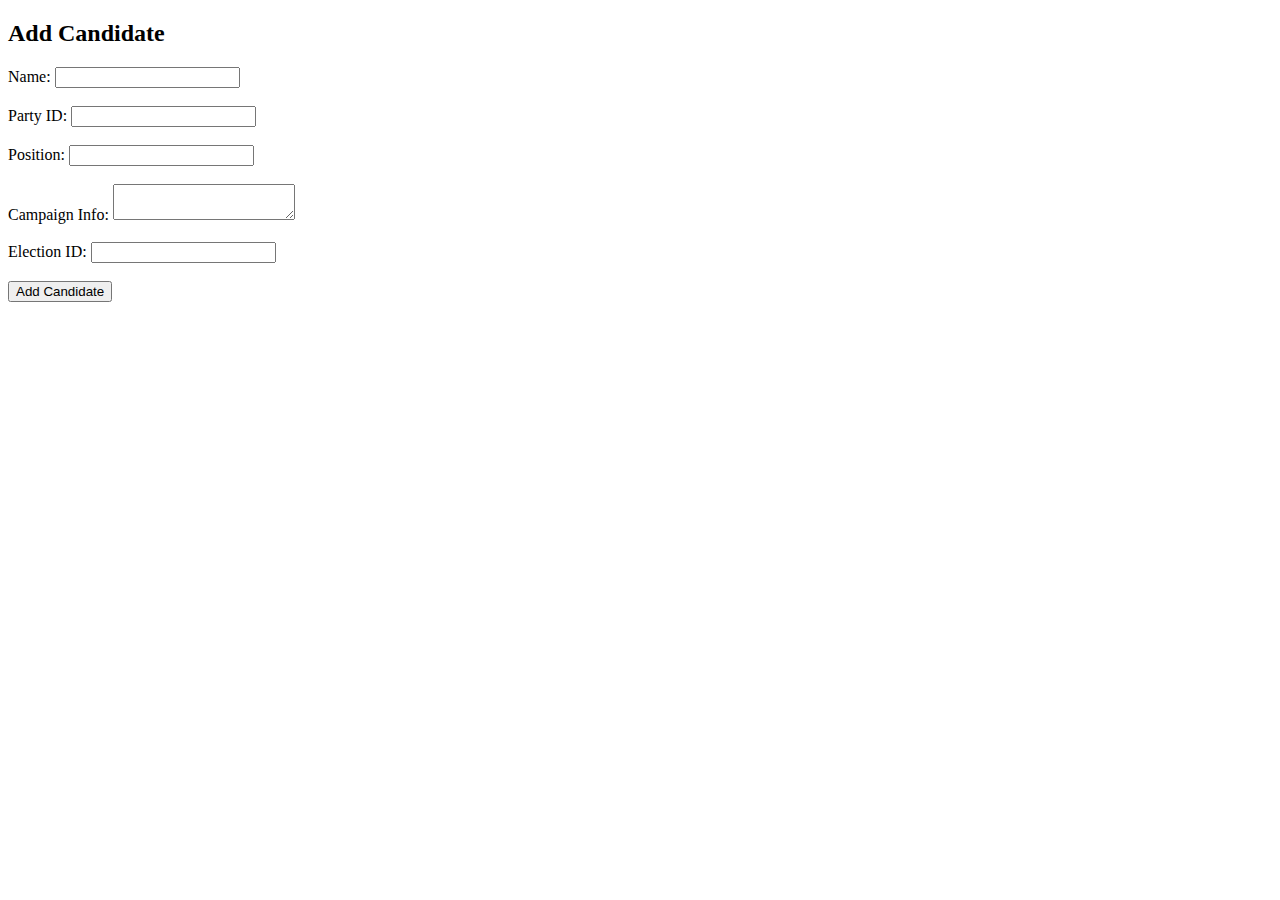
<file: frontend/add-candidate.html>
<!DOCTYPE html>
<html>
<head>
    <title>Add Candidate</title>
    <meta name="viewport" content="width=device-width, initial-scale=1.0">
</head>

<body>
    <h2>Add Candidate</h2>
    <form id="candidateForm">
        <label>Name:</label>
        <input type="text" id="name" required><br><br>
        <label>Party ID:</label>
        <input type="number" id="partyId" required><br><br>
        <label>Position:</label>
        <input type="text" id="position"><br><br>
        <label>Campaign Info:</label>
        <textarea id="campaignInfo"></textarea><br><br>
        <label>Election ID:</label>
        <input type="number" id="electionId" required><br><br>

        <button type="submit">Add Candidate</button>
    </form>

    <p id="msg"></p>

    <script>
        document.getElementById("candidateForm").addEventListener("submit", function(e) {
            e.preventDefault();

            const candidate = {
                name: document.getElementById("name").value,
                partyId: parseInt(document.getElementById("partyId").value),
                position: document.getElementById("position").value,
                campaignInfo: document.getElementById("campaignInfo").value,
                electionId: parseInt(document.getElementById("electionId").value)
            };

            fetch("http://localhost:8080/candidates/add", {
                method: "POST",
                headers: { "Content-Type": "application/json" },
                body: JSON.stringify(candidate)
            })
            .then(res => res.text())
            .then(msg => document.getElementById("msg").textContent = msg)
            .catch(() => document.getElementById("msg").textContent = "Error adding candidate.");
        });
    </script>
</body>
</html>
</file>
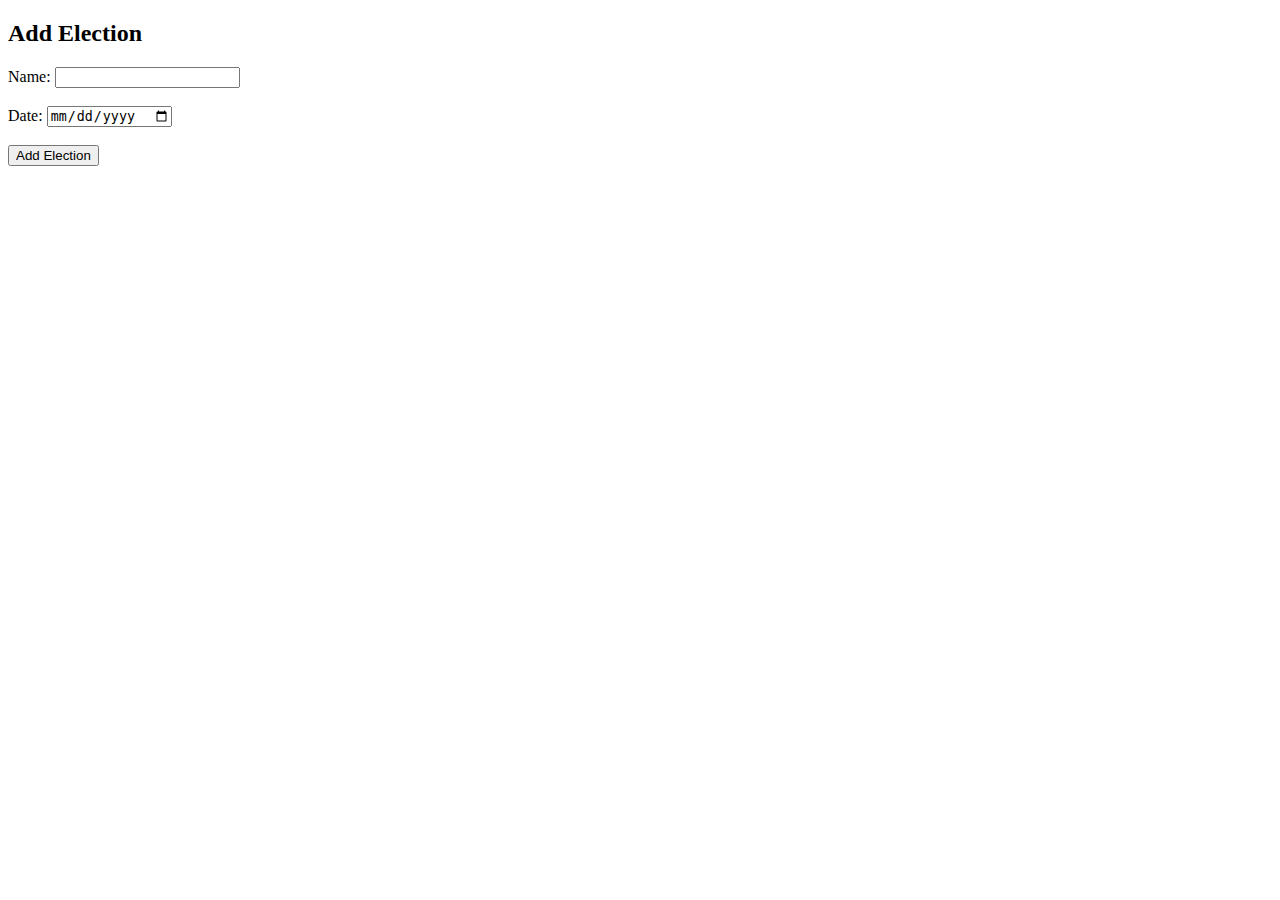
<file: frontend/add-election.html>
<!DOCTYPE html>
<html>
<head>
    <title>Add Election</title>
    <meta name="viewport" content="width=device-width, initial-scale=1.0">
</head>

<body>
    <h2>Add Election</h2>
    <form id="electionForm">
        <label>Name:</label>
        <input type="text" id="name" required><br><br>
        <label>Date:</label>
        <input type="date" id="date" required><br><br>
        <button type="submit">Add Election</button>
    </form>

    <p id="msg"></p>

    <script>
        document.getElementById("electionForm").addEventListener("submit", function(e) {
            e.preventDefault();

            const election = {
                name: document.getElementById("name").value,
                date: document.getElementById("date").value
            };

            fetch("http://localhost:8080/elections/add", {
                method: "POST",
                headers: { "Content-Type": "application/json" },
                body: JSON.stringify(election)
            })
            .then(res => res.text())
            .then(msg => document.getElementById("msg").textContent = msg)
            .catch(() => document.getElementById("msg").textContent = "Error adding election.");
        });
    </script>
</body>
</html>
</file>
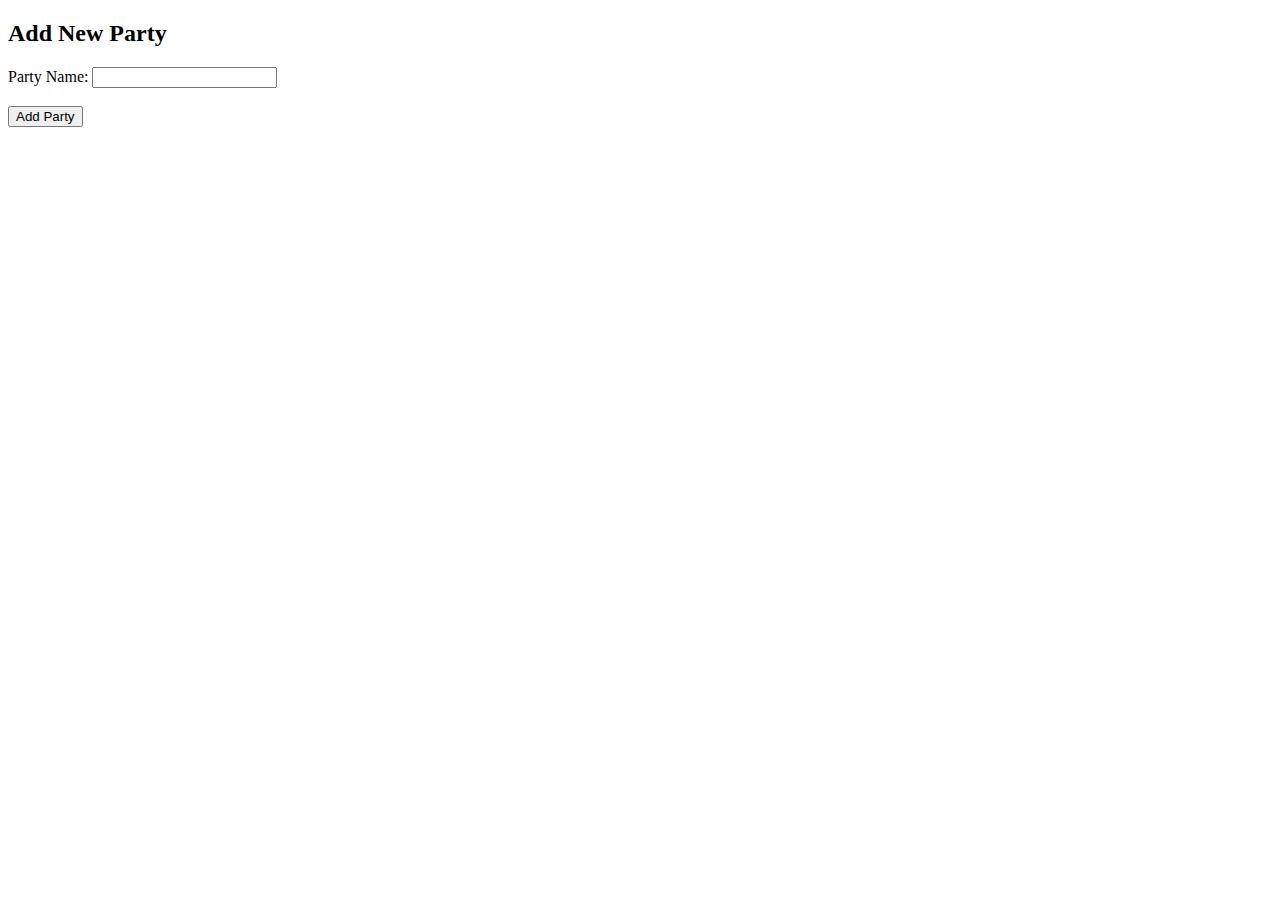
<file: frontend/add-party.html>
<!DOCTYPE html>
<html>
<head>
    <title>Add Party</title>
    <meta name="viewport" content="width=device-width, initial-scale=1.0">
   


</head>
<body>
    <h2>Add New Party</h2>
    <form id="partyForm">
        <label>Party Name:</label>
        <input type="text" id="name" required><br><br>
        <button type="submit">Add Party</button>
    </form>

    <p id="msg"></p>

    <script>
        document.getElementById("partyForm").addEventListener("submit", function(e) {
            e.preventDefault();
            const name = document.getElementById("name").value;

            fetch("http://localhost:8080/parties/add", {
                method: "POST",
                headers: { "Content-Type": "application/json" },
                body: JSON.stringify({ name })
            })
            .then(res => res.text())
            .then(msg => document.getElementById("msg").textContent = msg)
            .catch(() => document.getElementById("msg").textContent = "Error adding party.");
        });
    </script>
</body>
</html>
</file>
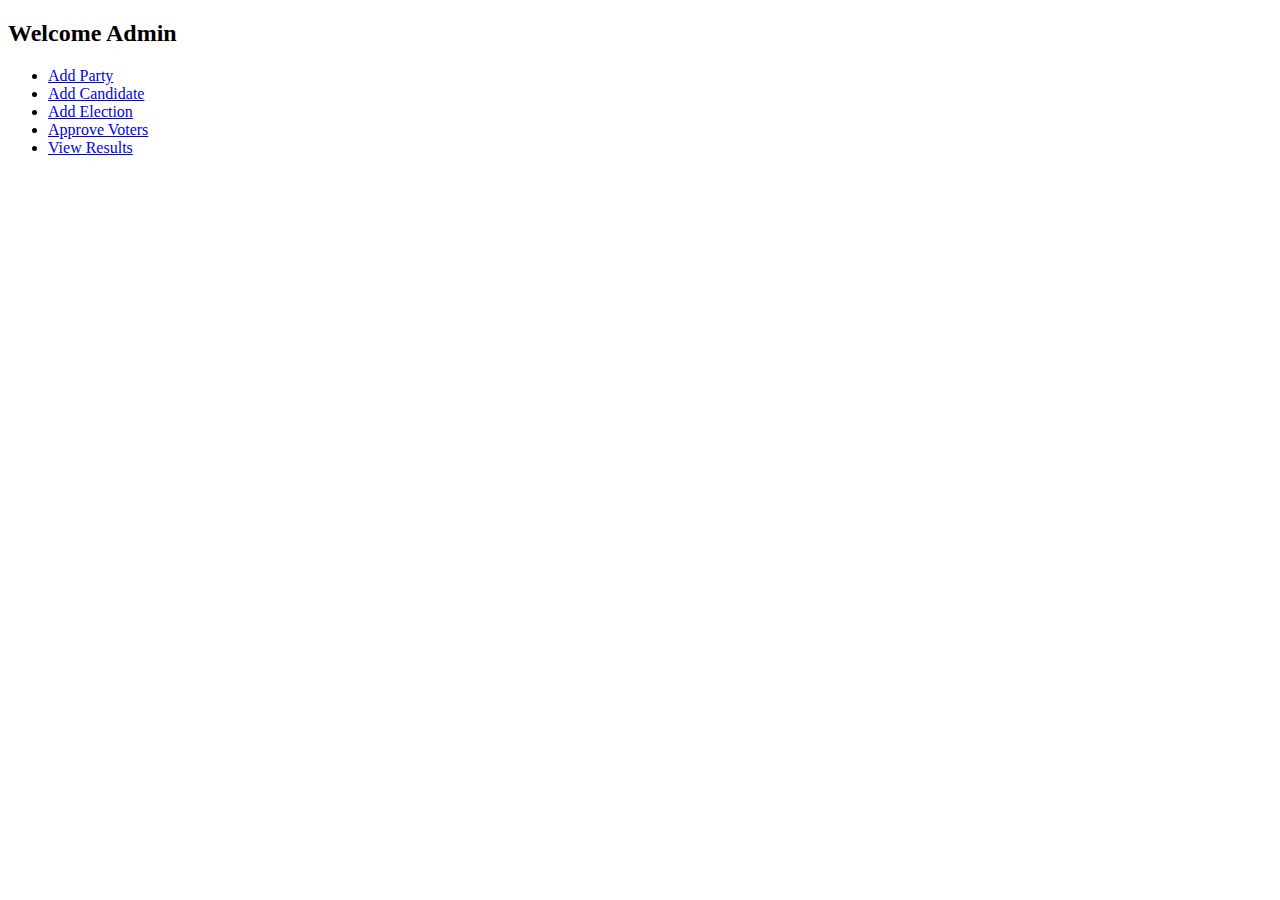
<file: frontend/admin-dashboard.html>
<!DOCTYPE html>
<html>
<head>
    <title>Admin Dashboard</title>
    <meta name="viewport" content="width=device-width, initial-scale=1.0">
</head>
<body>
    <h2>Welcome Admin</h2>
    <ul>
        <li><a href="add-party.html">Add Party</a></li>
        <li><a href="add-candidates.html">Add Candidate</a></li>
        <li><a href="add-election.html">Add Election</a></li>
        <li><a href="approve-voters.html">Approve Voters</a></li>
        <li><a href="results.html">View Results</a></li>
    </ul>

    <script src="navbar.js"></script>

</body>
</html>
</file>
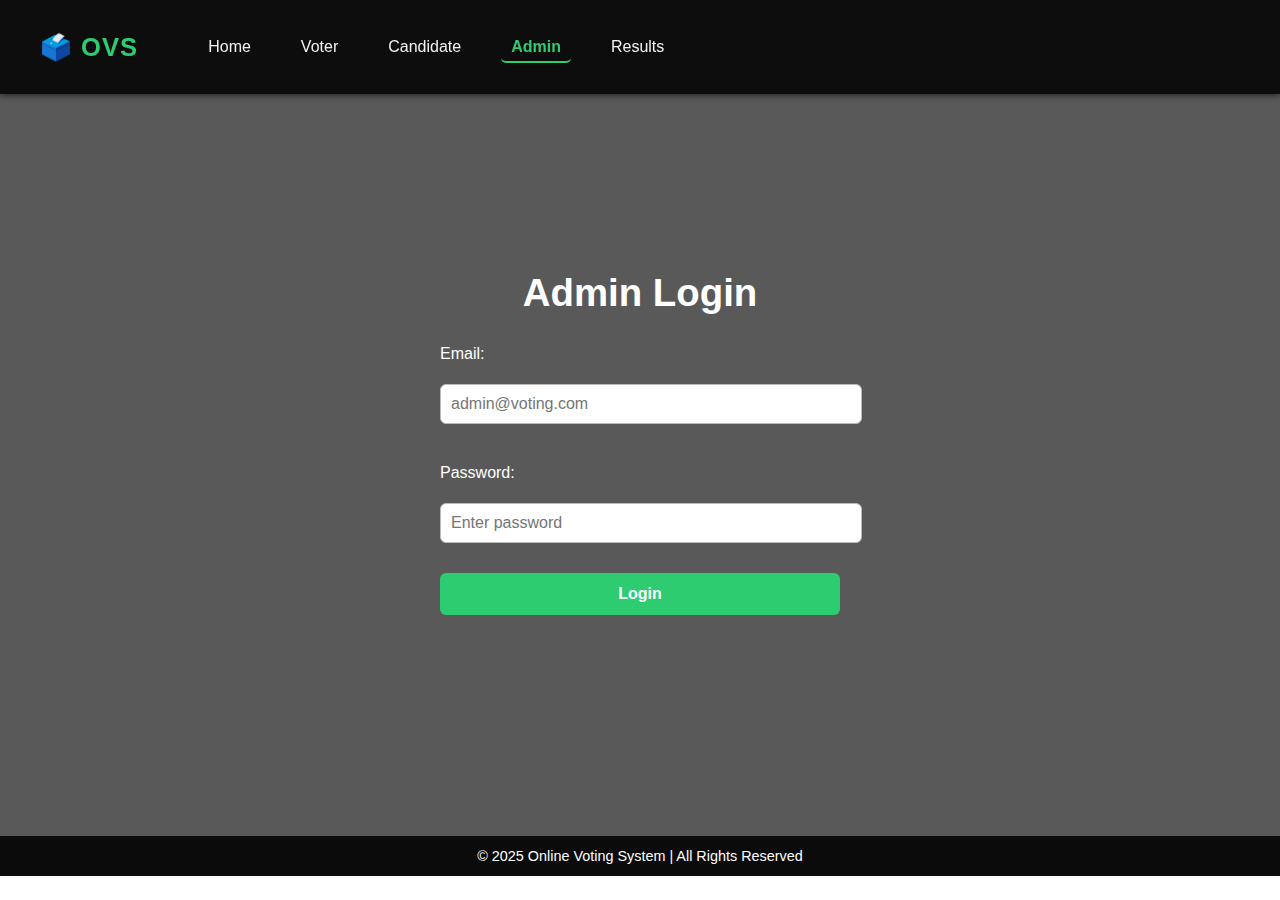
<file: frontend/admin-login.html>
<!DOCTYPE html>
<html lang="en">
<head>
    <meta charset="UTF-8">
    <meta name="viewport" content="width=device-width, initial-scale=1.0">
    <title>Admin Login | OVS</title>
    <link rel="stylesheet" href="style.css">
    <link rel="stylesheet" href="form.css">
</head>
<body>
    <!-- Navbar -->
    <nav>
        <div class="logo">🗳️ OVS</div>
        <div class="hamburger">
            <span></span>
            <span></span>
            <span></span>
       </div>
        <ul>
            <li><a href="index.html">Home</a></li>
            <li><a href="voter-login.html">Voter</a></li>
            <li><a href="candidates.html">Candidate</a></li>
            <li><a href="admin-login.html" class="active">Admin</a></li>
            <li><a href="results.html">Results</a></li>
        </ul>
    </nav>

    <!-- Login Section -->
    <div class="overlay">
        <h2>Admin Login</h2>

        <form id="loginForm">
            <label for="email">Email:</label>
            <input type="email" id="email" placeholder="admin@voting.com" required>

            <label for="password">Password:</label>
            <input type="password" id="password" placeholder="Enter password" required>

            <button type="submit">Login</button>
        </form>

        <p id="loginMsg" style="margin-top: 15px; color: red;"></p>
    </div>

    <!-- Footer -->
    <footer>
        © 2025 Online Voting System | All Rights Reserved
    </footer>

    <script src="navbar.js"></script>
    <script>
        const loginForm = document.getElementById('loginForm');
        const loginMsg = document.getElementById('loginMsg');

        loginForm.addEventListener('submit', async function(e) {
            e.preventDefault();
            
            const email = document.getElementById('email').value;
            const password = document.getElementById('password').value;

            try {
                const response = await fetch('http://localhost:8080/api/admin/login', {
                    method: 'POST',
                    headers: {
                        'Content-Type': 'application/json'
                    },
                    body: JSON.stringify({ email: email, password: password })
                });

                if (response.ok) {
                    const admin = await response.json();
                    loginMsg.style.color = 'green';
                    loginMsg.textContent = 'Login successful! Redirecting...';
                    
                    // Store admin data in sessionStorage
                    sessionStorage.setItem('admin', JSON.stringify(admin));
                    
                    // Redirect to dashboard after 1 second
                    setTimeout(() => {
                        window.location.href = 'admin-dashboard.html';
                    }, 1000);
                } else {
                    const errorMsg = await response.text();
                    loginMsg.style.color = 'red';
                    loginMsg.textContent = errorMsg || 'Invalid credentials!';
                }
            } catch (error) {
                console.error('Error:', error);
                loginMsg.style.color = 'red';
                loginMsg.textContent = 'Error connecting to server!';
            }
        });
    </script>
</body>
</html>
</file>
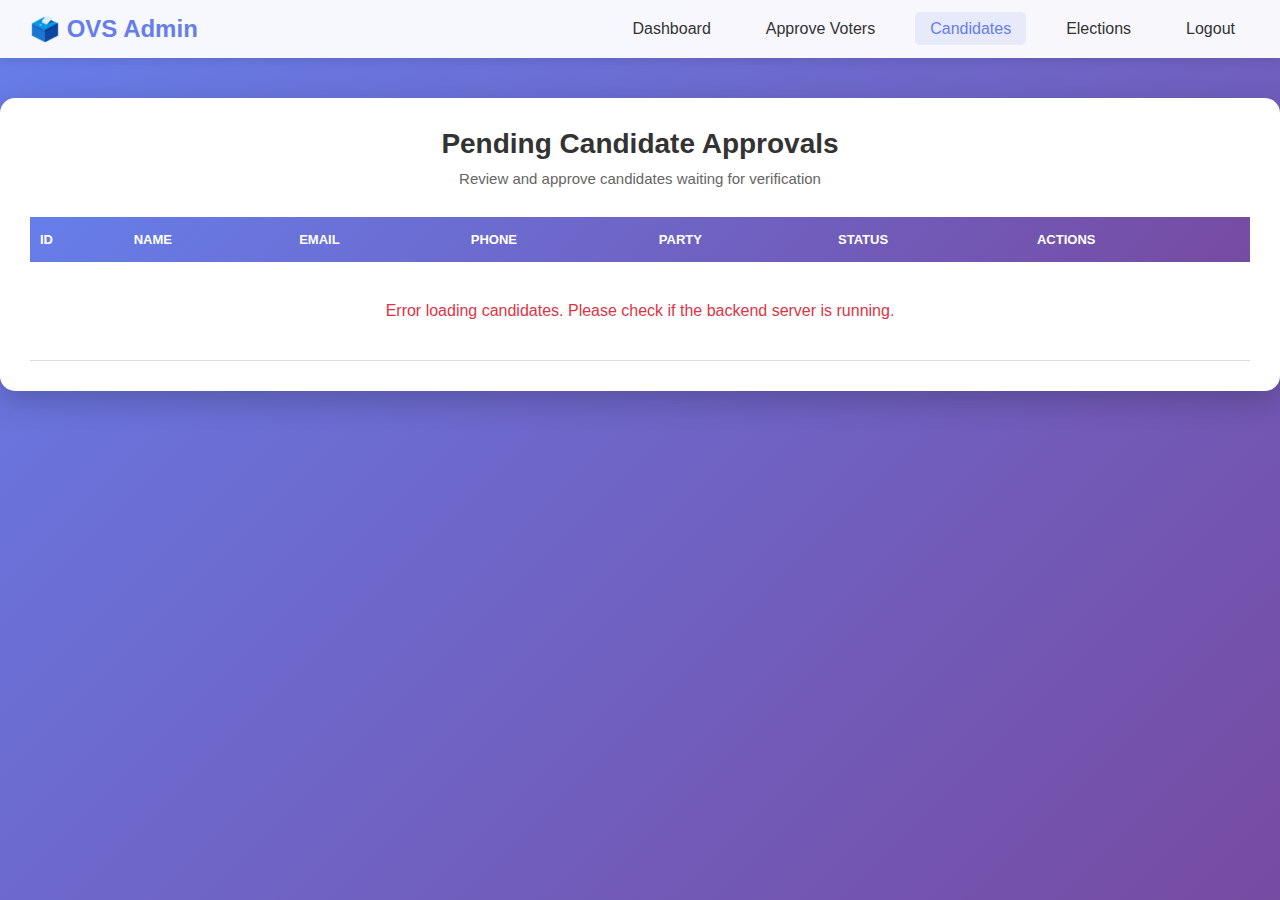
<file: frontend/approve-candidates.html>
<!DOCTYPE html>
<html lang="en">
<head>
    <meta charset="UTF-8">
    <meta name="viewport" content="width=device-width, initial-scale=1.0">
    <title>Approve Candidates | Admin</title>
    <style>
        * {
            margin: 0;
            padding: 0;
            box-sizing: border-box;
        }

        body {
            font-family: 'Segoe UI', Tahoma, Geneva, Verdana, sans-serif;
            background: linear-gradient(135deg, #667eea 0%, #764ba2 100%);
            min-height: 100vh;
            padding: 0;
        }

        nav {
            background: rgba(255, 255, 255, 0.95);
            padding: 15px 30px;
            box-shadow: 0 2px 10px rgba(0,0,0,0.1);
            display: flex;
            justify-content: space-between;
            align-items: center;
        }

        nav .logo {
            font-size: 24px;
            font-weight: bold;
            color: #667eea;
        }

        nav ul {
            list-style: none;
            display: flex;
            gap: 25px;
            margin: 0;
            padding: 0;
        }

        nav ul li a {
            text-decoration: none;
            color: #333;
            font-weight: 500;
            transition: color 0.3s;
            padding: 8px 15px;
            border-radius: 5px;
        }

        nav ul li a:hover,
        nav ul li a.active {
            color: #667eea;
            background: rgba(102, 126, 234, 0.1);
        }

        .container {
            max-width: 1400px;
            margin: 40px auto;
            padding: 30px;
            background: white;
            border-radius: 15px;
            box-shadow: 0 10px 30px rgba(0,0,0,0.2);
        }

        h2 {
            color: #333;
            margin-bottom: 10px;
            font-size: 28px;
            text-align: center;
        }

        .subtitle {
            text-align: center;
            color: #666;
            margin-bottom: 30px;
            font-size: 15px;
        }

        #message {
            padding: 12px;
            border-radius: 8px;
            margin-bottom: 20px;
            font-weight: 500;
            display: none;
        }

        #message.success {
            background: #d4edda;
            color: #155724;
            border: 1px solid #c3e6cb;
            display: block;
        }

        #message.error {
            background: #f8d7da;
            color: #721c24;
            border: 1px solid #f5c6cb;
            display: block;
        }

        table {
            width: 100%;
            border-collapse: collapse;
            margin-top: 20px;
            background: white;
        }

        thead {
            background: linear-gradient(135deg, #667eea 0%, #764ba2 100%);
        }

        th {
            padding: 15px 10px;
            text-align: left;
            color: #ffffff !important;
            font-weight: 600;
            text-transform: uppercase;
            font-size: 13px;
        }

        td {
            padding: 15px 10px;
            text-align: left;
            border-bottom: 1px solid #ddd;
            color: #333;
        }

        tbody tr:hover {
            background: #f8f9fa;
        }

        .action-buttons {
            display: flex;
            gap: 10px;
        }

        button {
            padding: 8px 16px;
            border: none;
            border-radius: 6px;
            font-weight: 600;
            cursor: pointer;
            transition: all 0.3s;
            font-size: 13px;
        }

        .approve-btn {
            background: #28a745;
            color: white;
        }

        .approve-btn:hover {
            background: #218838;
            transform: translateY(-2px);
        }

        .reject-btn {
            background: #dc3545;
            color: white;
        }

        .reject-btn:hover {
            background: #c82333;
            transform: translateY(-2px);
        }

        .status-pending {
            color: #ff9800;
            font-weight: bold;
            padding: 5px 12px;
            background: rgba(255, 152, 0, 0.1);
            border-radius: 12px;
        }

        .loading {
            text-align: center;
            padding: 40px;
            color: #667eea;
        }
    </style>
</head>
<body>
    <nav>
        <div class="logo">🗳️ OVS Admin</div>
        <ul>
            <li><a href="admin-dashboard.html">Dashboard</a></li>
            <li><a href="approve-voters.html">Approve Voters</a></li>
            <li><a href="approve-candidates.html" class="active">Candidates</a></li>
            <li><a href="add-election.html">Elections</a></li>
            <li><a href="admin-login.html">Logout</a></li>
        </ul>
    </nav>

    <div class="container">
        <h2>Pending Candidate Approvals</h2>
        <p class="subtitle">Review and approve candidates waiting for verification</p>
        
        <div id="message"></div>

        <table>
            <thead>
                <tr>
                    <th>ID</th>
                    <th>NAME</th>
                    <th>EMAIL</th>
                    <th>PHONE</th>
                    <th>PARTY</th>
                    <th>STATUS</th>
                    <th>ACTIONS</th>
                </tr>
            </thead>
            <tbody id="candidatesBody">
                <tr>
                    <td colspan="7" class="loading">Loading pending candidates...</td>
                </tr>
            </tbody>
        </table>
    </div>

    <script>
        const candidatesBody = document.getElementById('candidatesBody');
        const messageDiv = document.getElementById('message');

        window.addEventListener('load', fetchCandidates);

        async function fetchCandidates() {
            try {
                const response = await fetch('http://localhost:8080/candidate/pending');
                
                if (!response.ok) {
                    throw new Error('Failed to fetch candidates');
                }

                const candidates = await response.json();

                if (candidates.length === 0) {
                    candidatesBody.innerHTML = `
                        <tr>
                            <td colspan="7" style="text-align:center; padding:60px; color:#999;">
                                <div style="font-size:18px; font-weight:600;">No Pending Candidates</div>
                                <div style="margin-top:8px;">All candidates have been processed</div>
                            </td>
                        </tr>
                    `;
                    return;
                }

                candidatesBody.innerHTML = candidates.map(candidate => `
                    <tr id="candidate-${candidate.candidateId}">
                        <td><strong>#${candidate.candidateId}</strong></td>
                        <td>${candidate.name}</td>
                        <td>${candidate.email}</td>
                        <td>${candidate.phone || 'N/A'}</td>
                        <td>${candidate.party ? candidate.party.name : 'Independent'}</td>
                        <td><span class="status-pending">Pending</span></td>
                        <td>
                            <div class="action-buttons">
                                <button class="approve-btn" onclick="approveCandidate(${candidate.candidateId})">
                                    ✓ Approve
                                </button>
                                <button class="reject-btn" onclick="rejectCandidate(${candidate.candidateId})">
                                    ✗ Reject
                                </button>
                            </div>
                        </td>
                    </tr>
                `).join('');

            } catch (error) {
                console.error('Error:', error);
                candidatesBody.innerHTML = `
                    <tr>
                        <td colspan="7" style="text-align:center; padding:40px; color:#dc3545;">
                            Error loading candidates. Please check if the backend server is running.
                        </td>
                    </tr>
                `;
            }
        }

        async function approveCandidate(candidateId) {
            if (!confirm('Approve this candidate?')) return;

            try {
                const response = await fetch(`http://localhost:8080/candidate/approve/${candidateId}`, {
                    method: 'PUT'
                });

                const msg = await response.text();

                if (response.ok) {
                    showMessage(msg, 'success');
                    document.getElementById(`candidate-${candidateId}`).remove();
                    
                    if (candidatesBody.children.length === 0) {
                        candidatesBody.innerHTML = `
                            <tr>
                                <td colspan="7" style="text-align:center; padding:60px; color:#999;">
                                    <div style="font-size:18px; font-weight:600;">No Pending Candidates</div>
                                </td>
                            </tr>
                        `;
                    }
                } else {
                    showMessage(msg, 'error');
                }
            } catch (error) {
                showMessage('Error approving candidate', 'error');
            }
        }

        async function rejectCandidate(candidateId) {
            if (!confirm('Reject this candidate? This cannot be undone.')) return;

            try {
                const response = await fetch(`http://localhost:8080/candidate/reject/${candidateId}`, {
                    method: 'DELETE'
                });

                const msg = await response.text();

                if (response.ok) {
                    showMessage(msg, 'success');
                    document.getElementById(`candidate-${candidateId}`).remove();
                    
                    if (candidatesBody.children.length === 0) {
                        candidatesBody.innerHTML = `
                            <tr>
                                <td colspan="7" style="text-align:center; padding:60px; color:#999;">
                                    <div style="font-size:18px; font-weight:600;">No Pending Candidates</div>
                                </td>
                            </tr>
                        `;
                    }
                } else {
                    showMessage(msg, 'error');
                }
            } catch (error) {
                showMessage('Error rejecting candidate', 'error');
            }
        }

        function showMessage(msg, type) {
            messageDiv.textContent = msg;
            messageDiv.className = type;
            setTimeout(() => {
                messageDiv.style.display = 'none';
            }, 5000);
        }
    </script>
</body>
</html>
</file>
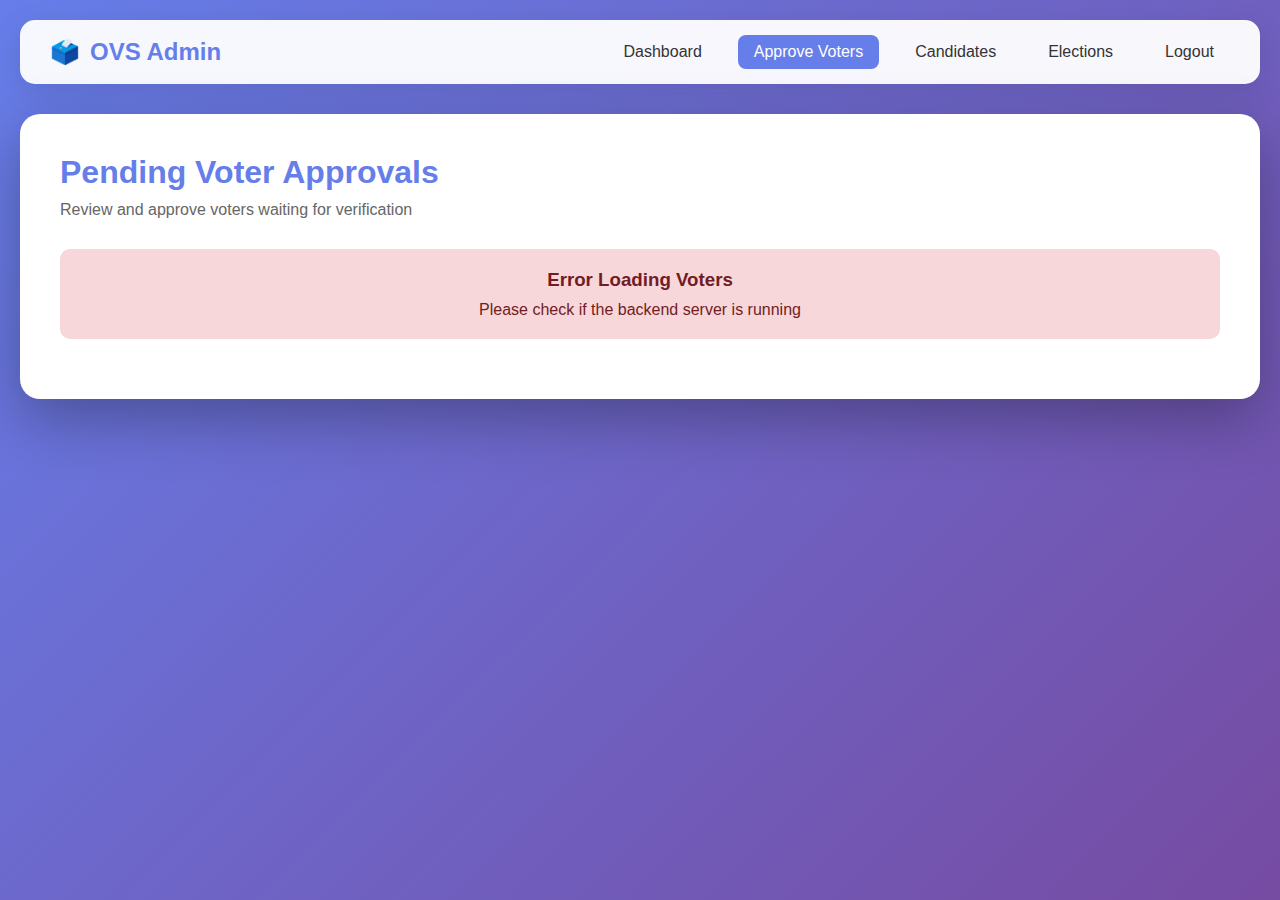
<file: frontend/approve-voters.html>
<!DOCTYPE html>
<html lang="en">
<head>
    <meta charset="UTF-8">
    <meta name="viewport" content="width=device-width, initial-scale=1.0">
    <title>Approve Voters - OVS Admin</title>
    <style>
        * {
            margin: 0;
            padding: 0;
            box-sizing: border-box;
        }

        body {
            font-family: 'Segoe UI', Tahoma, Geneva, Verdana, sans-serif;
            background: linear-gradient(135deg, #667eea 0%, #764ba2 100%);
            min-height: 100vh;
            padding: 20px;
        }

        .navbar {
            background: rgba(255, 255, 255, 0.95);
            padding: 15px 30px;
            border-radius: 15px;
            margin-bottom: 30px;
            display: flex;
            justify-content: space-between;
            align-items: center;
            box-shadow: 0 8px 32px rgba(0, 0, 0, 0.1);
        }

        .navbar h1 {
            color: #667eea;
            font-size: 24px;
            display: flex;
            align-items: center;
            gap: 10px;
        }

        .navbar nav {
            display: flex;
            gap: 20px;
        }

        .navbar a {
            color: #333;
            text-decoration: none;
            padding: 8px 16px;
            border-radius: 8px;
            transition: all 0.3s;
            font-weight: 500;
        }

        .navbar a:hover, .navbar a.active {
            background: #667eea;
            color: white;
        }

        .container {
            max-width: 1400px;
            margin: 0 auto;
            background: white;
            border-radius: 20px;
            padding: 40px;
            box-shadow: 0 20px 60px rgba(0, 0, 0, 0.3);
        }

        h2 {
            color: #667eea;
            margin-bottom: 10px;
            font-size: 32px;
        }

        .subtitle {
            color: #666;
            margin-bottom: 30px;
            font-size: 16px;
        }

        table {
            width: 100%;
            border-collapse: collapse;
            margin-top: 20px;
            background: white;
            border-radius: 10px;
            overflow: hidden;
        }

        thead {
            background: linear-gradient(135deg, #667eea 0%, #764ba2 100%);
            color: white;
        }

        th {
            padding: 15px;
            text-align: left;
            font-weight: 600;
            text-transform: uppercase;
            font-size: 12px;
            letter-spacing: 1px;
        }

        td {
            padding: 15px;
            border-bottom: 1px solid #f0f0f0;
        }

        tbody tr {
            transition: background 0.3s;
        }

        tbody tr:hover {
            background: #f8f9ff;
        }

        .status {
            display: inline-block;
            padding: 6px 12px;
            border-radius: 20px;
            font-size: 12px;
            font-weight: 600;
            text-transform: uppercase;
        }

        .status.pending {
            background: #fff3cd;
            color: #856404;
        }

        .btn {
            padding: 8px 16px;
            border: none;
            border-radius: 6px;
            cursor: pointer;
            font-weight: 600;
            font-size: 14px;
            transition: all 0.3s;
            margin-right: 5px;
        }

        .btn-approve {
            background: #28a745;
            color: white;
        }

        .btn-approve:hover {
            background: #218838;
            transform: translateY(-2px);
            box-shadow: 0 4px 12px rgba(40, 167, 69, 0.3);
        }

        .btn-reject {
            background: #dc3545;
            color: white;
        }

        .btn-reject:hover {
            background: #c82333;
            transform: translateY(-2px);
            box-shadow: 0 4px 12px rgba(220, 53, 69, 0.3);
        }

        .error-message {
            background: #f8d7da;
            color: #721c24;
            padding: 20px;
            border-radius: 10px;
            margin: 20px 0;
            text-align: center;
            display: none;
        }

        .error-message h3 {
            margin-bottom: 10px;
        }

        .loading {
            text-align: center;
            padding: 40px;
            color: #667eea;
            font-size: 18px;
        }

        .empty-state {
            text-align: center;
            padding: 60px 20px;
            color: #999;
        }

        .empty-state svg {
            width: 100px;
            height: 100px;
            margin-bottom: 20px;
            opacity: 0.3;
        }
    </style>
</head>
<body>
    <!-- Navbar -->
    <div class="navbar">
        <h1>
            <span>🗳️</span>
            OVS Admin
        </h1>
        <nav>
            <a href="admin-dashboard.html">Dashboard</a>
            <a href="approve-voters.html" class="active">Approve Voters</a>
            <a href="approve-candidates.html">Candidates</a>
            <a href="add-election.html">Elections</a>
            <a href="index.html">Logout</a>
        </nav>
    </div>

    <!-- Main Container -->
    <div class="container">
        <h2>Pending Voter Approvals</h2>
        <p class="subtitle">Review and approve voters waiting for verification</p>

        <!-- Error Message -->
        <div class="error-message" id="errorMessage">
            <h3>Error Loading Voters</h3>
            <p>Please check if the backend server is running</p>
        </div>

        <!-- Loading State -->
        <div class="loading" id="loadingMessage">
            Loading pending voters...
        </div>

        <!-- Table -->
        <table id="votersTable" style="display: none;">
            <thead>
                <tr>
                    <th>ID</th>
                    <th>Name</th>
                    <th>Email</th>
                    <th>Phone</th>
                    <th>DOB</th>
                    <th>Address</th>
                    <th>Status</th>
                    <th>Actions</th>
                </tr>
            </thead>
            <tbody id="votersTableBody">
                <!-- Data will be loaded here -->
            </tbody>
        </table>

        <!-- Empty State -->
        <div class="empty-state" id="emptyState" style="display: none;">
            <svg xmlns="http://www.w3.org/2000/svg" viewBox="0 0 24 24" fill="currentColor">
                <path d="M12 2C6.48 2 2 6.48 2 12s4.48 10 10 10 10-4.48 10-10S17.52 2 12 2zm-2 15l-5-5 1.41-1.41L10 14.17l7.59-7.59L19 8l-9 9z"/>
            </svg>
            <h3>No Pending Approvals</h3>
            <p>All voters have been processed</p>
        </div>
    </div>

    <script>
        const API_BASE_URL = 'http://localhost:8080/api/voters';

        // Load pending voters on page load
        window.onload = function() {
            loadPendingVoters();
        };

        // ✅ Load all pending voters
        async function loadPendingVoters() {
            const loadingMessage = document.getElementById('loadingMessage');
            const errorMessage = document.getElementById('errorMessage');
            const votersTable = document.getElementById('votersTable');
            const emptyState = document.getElementById('emptyState');

            try {
                loadingMessage.style.display = 'block';
                errorMessage.style.display = 'none';
                votersTable.style.display = 'none';
                emptyState.style.display = 'none';

                const response = await fetch(`${API_BASE_URL}/pending`);
                
                if (!response.ok) {
                    throw new Error(`HTTP error! status: ${response.status}`);
                }
                
                const voters = await response.json();
                
                loadingMessage.style.display = 'none';

                if (voters.length === 0) {
                    emptyState.style.display = 'block';
                } else {
                    displayVoters(voters);
                    votersTable.style.display = 'table';
                }
                
            } catch (error) {
                console.error('Error loading voters:', error);
                loadingMessage.style.display = 'none';
                errorMessage.style.display = 'block';
            }
        }

        // ✅ Display voters in table
        function displayVoters(voters) {
            const tableBody = document.getElementById('votersTableBody');
            tableBody.innerHTML = '';
            
            voters.forEach(voter => {
                const row = document.createElement('tr');
                row.innerHTML = `
                    <td>${voter.voterId}</td>
                    <td>${voter.name || 'N/A'}</td>
                    <td>${voter.email || 'N/A'}</td>
                    <td>${voter.phone || 'N/A'}</td>
                    <td>${voter.dateOfBirth || 'N/A'}</td>
                    <td>${voter.address || 'N/A'}</td>
                    <td><span class="status pending">Pending</span></td>
                    <td>
                        <button class="btn btn-approve" onclick="approveVoter(${voter.voterId})">
                            ✓ Approve
                        </button>
                        <button class="btn btn-reject" onclick="rejectVoter(${voter.voterId})">
                            ✗ Reject
                        </button>
                    </td>
                `;
                tableBody.appendChild(row);
            });
        }

        // ✅ Approve voter
        async function approveVoter(voterId) {
            if (!confirm('Are you sure you want to approve this voter?')) {
                return;
            }

            try {
                const response = await fetch(`${API_BASE_URL}/approve/${voterId}`, {
                    method: 'PUT'
                });
                
                if (response.ok) {
                    alert('Voter approved successfully!');
                    loadPendingVoters(); // Reload list
                } else {
                    const errorText = await response.text();
                    alert(`Failed to approve voter: ${errorText}`);
                }
            } catch (error) {
                console.error('Error approving voter:', error);
                alert('Failed to approve voter. Please check your connection.');
            }
        }

        // ✅ Reject voter
        async function rejectVoter(voterId) {
            if (!confirm('Are you sure you want to reject this voter? This action cannot be undone.')) {
                return;
            }

            try {
                const response = await fetch(`${API_BASE_URL}/reject/${voterId}`, {
                    method: 'DELETE'
                });
                
                if (response.ok) {
                    alert('Voter rejected successfully!');
                    loadPendingVoters(); // Reload list
                } else {
                    const errorText = await response.text();
                    alert(`Failed to reject voter: ${errorText}`);
                }
            } catch (error) {
                console.error('Error rejecting voter:', error);
                alert('Failed to reject voter. Please check your connection.');
            }
        }
    </script>
</body>
</html>
</file>
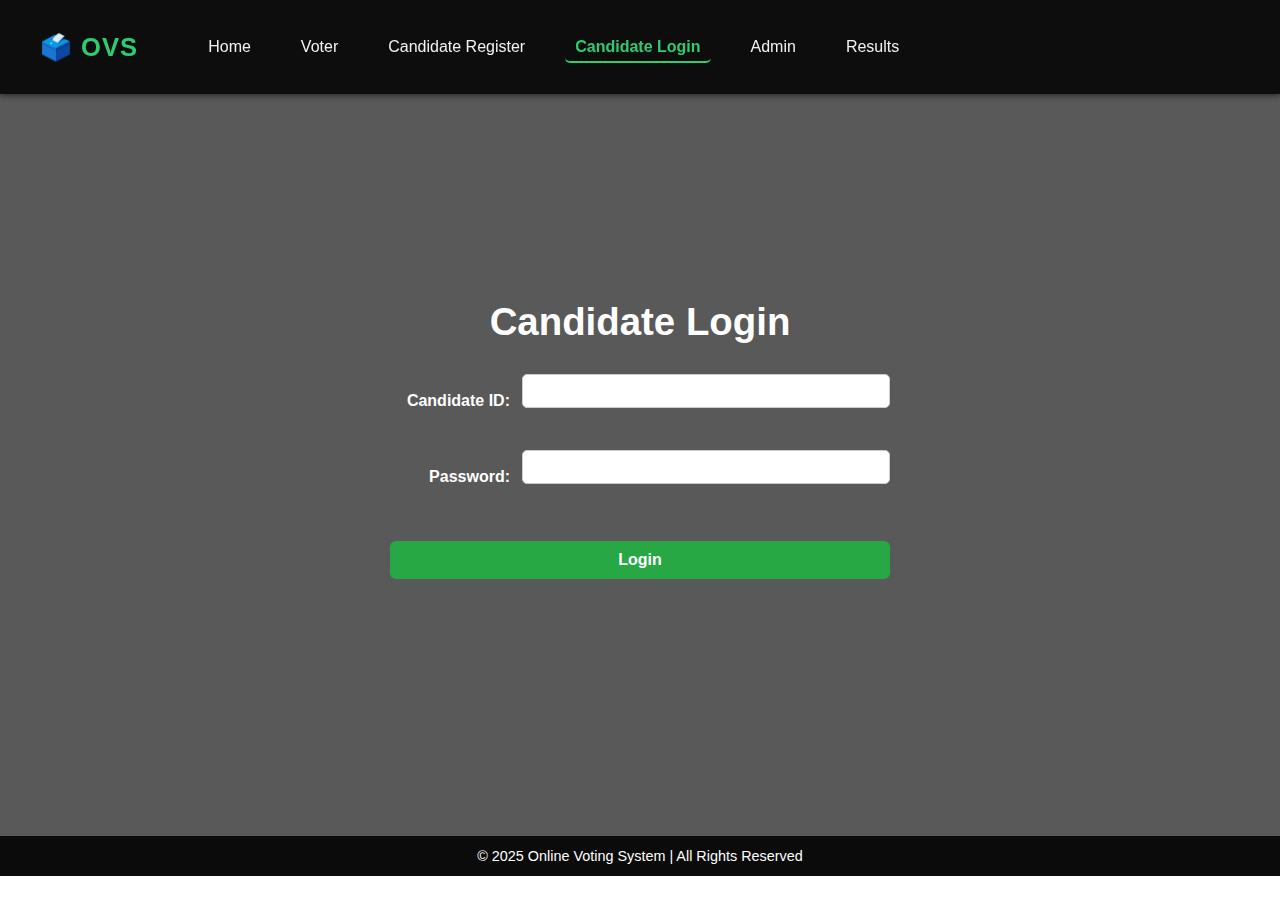
<file: frontend/candidate-login.html>
<!DOCTYPE html>
<html lang="en">
<head>
    <meta charset="UTF-8">
    <meta name="viewport" content="width=device-width, initial-scale=1.0">
    <title>Candidate Login | OVS</title>
    <link rel="stylesheet" href="style.css">
    <link rel="stylesheet" href="form.css">
    <style>
        form {
          max-width: 500px;
          margin: 0 auto;
          padding: 10px;
        }

        .form-row {
          display: flex;
          align-items: center;
          margin-bottom: 12px;
          gap: 12px;
        }

        .form-row label {
          width: 120px;
          font-weight: bold;
          text-align: right;
          display: block;
        }

        .form-row input {
          flex: 1;
          padding: 8px;
          border-radius: 5px;
          border: 1px solid #ccc;
          font-size: 14px;
        }

        form button {
          margin-top: 15px;
          padding: 10px 25px;
          font-size: 16px;
          border: none;
          color: white;
          border-radius: 6px;
          cursor: pointer;
          display: block;
          margin-left: auto;
          margin-right: auto;
          background-color: #28a745;
        }

        form button:hover {
          background-color: #218838;
        }

        #loginMsg {
          text-align: center;
          font-weight: bold;
          margin-top: 12px;
        }

        @media (max-width: 600px) {
          .form-row {
            flex-direction: column;
            align-items: stretch;
          }
          .form-row label {
            text-align: left;
            margin-bottom: 6px;
          }
        }
    </style>
</head>
<body>
<nav>
    <div class="logo">🗳️ OVS</div>
    <ul>
        <li><a href="index.html">Home</a></li>
        <li><a href="voter-login.html">Voter</a></li>
        <li><a href="candidate-register.html">Candidate Register</a></li>
        <li><a href="candidate-login.html" class="active">Candidate Login</a></li>
        <li><a href="admin-login.html">Admin</a></li>
        <li><a href="results.html">Results</a></li>
    </ul>
</nav>

<div class="overlay">
    <h2>Candidate Login</h2>
    <form id="candidateLoginForm">
        <div class="form-row">
            <label for="candidateId">Candidate ID:</label>
            <input type="text" id="candidateId" required>
        </div>
        <div class="form-row">
            <label for="password">Password:</label>
            <input type="password" id="password" required>
        </div>
        <button type="submit">Login</button>
    </form>
    <p id="loginMsg"></p>
</div>

<footer>
    © 2025 Online Voting System | All Rights Reserved
</footer>

<script>
    document.getElementById("candidateLoginForm").addEventListener("submit", function(e) {
      e.preventDefault();
      const candidateId = document.getElementById("candidateId").value;
      const password = document.getElementById("password").value;

      fetch("http://10.161.111.88:8080/candidate/login", {
        method: "POST",
        headers: { "Content-Type": "application/json" },
        body: JSON.stringify({ candidateId, password })
      })
      .then(res => res.text())
      .then(msg => {
        document.getElementById("loginMsg").textContent = msg;
        if (msg.toLowerCase().includes("successful")) {
          window.location.href = "candidate-dashboard.html";
        }
      })
      .catch(() => document.getElementById("loginMsg").textContent = "Network/API error!");
    });
</script>
</body>
</html>
</file>
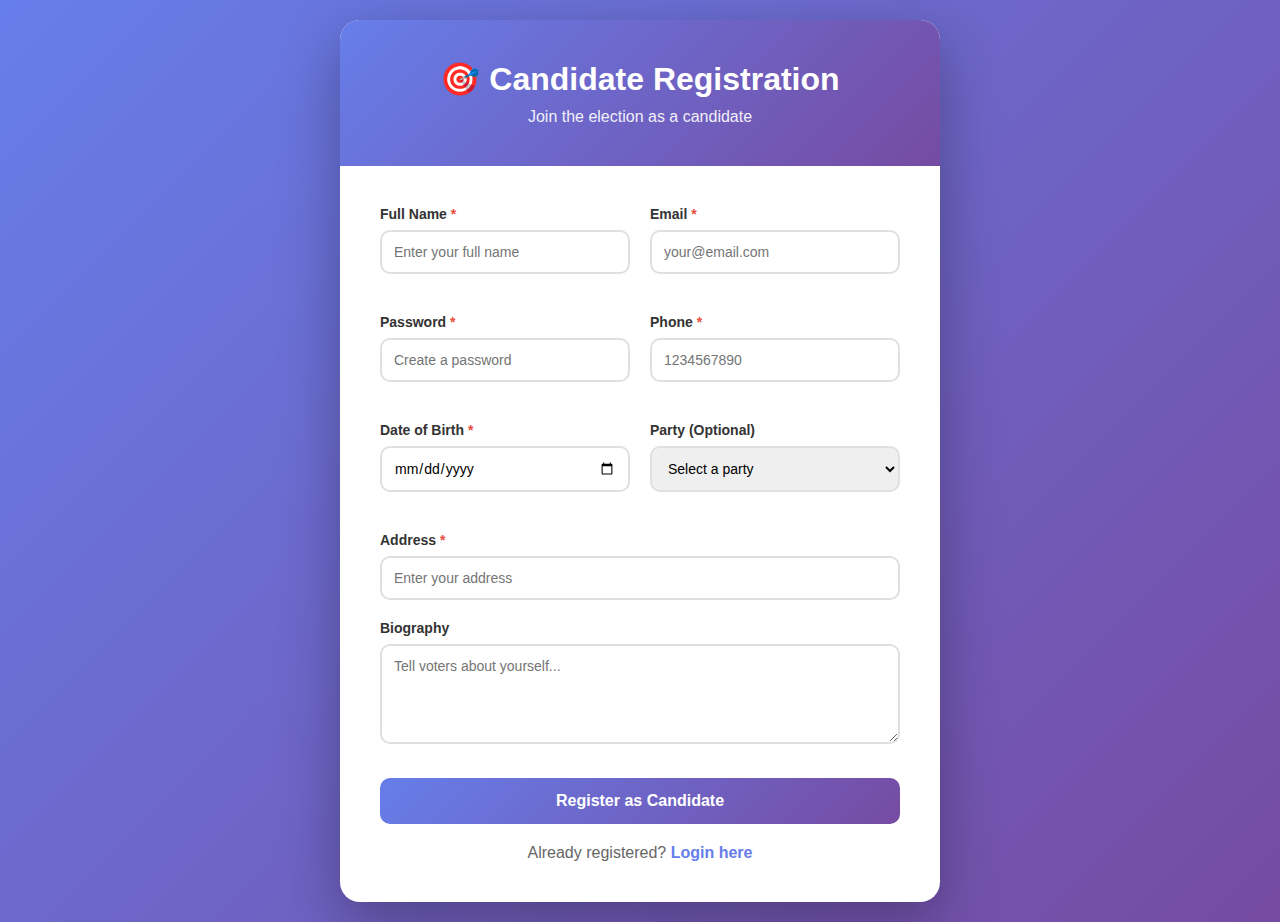
<file: frontend/candidate-register.html>
<!DOCTYPE html>
<html lang="en">
<head>
    <meta charset="UTF-8">
    <meta name="viewport" content="width=device-width, initial-scale=1.0">
    <title>Candidate Registration - OVS</title>
    <style>
        * {
            margin: 0;
            padding: 0;
            box-sizing: border-box;
        }

        body {
            font-family: 'Segoe UI', Tahoma, Geneva, Verdana, sans-serif;
            background: linear-gradient(135deg, #667eea 0%, #764ba2 100%);
            min-height: 100vh;
            display: flex;
            justify-content: center;
            align-items: center;
            padding: 20px;
        }

        .container {
            background: white;
            border-radius: 20px;
            box-shadow: 0 20px 60px rgba(0, 0, 0, 0.3);
            overflow: hidden;
            max-width: 600px;
            width: 100%;
        }

        .header {
            background: linear-gradient(135deg, #667eea 0%, #764ba2 100%);
            color: white;
            padding: 40px;
            text-align: center;
        }

        .header h1 {
            font-size: 32px;
            margin-bottom: 10px;
        }

        .header p {
            font-size: 16px;
            opacity: 0.9;
        }

        .form-container {
            padding: 40px;
        }

        .form-row {
            display: grid;
            grid-template-columns: 1fr 1fr;
            gap: 20px;
            margin-bottom: 20px;
        }

        .form-group {
            margin-bottom: 20px;
        }

        .form-group.full-width {
            grid-column: 1 / -1;
        }

        label {
            display: block;
            margin-bottom: 8px;
            color: #333;
            font-weight: 600;
            font-size: 14px;
        }

        input, select, textarea {
            width: 100%;
            padding: 12px;
            border: 2px solid #e0e0e0;
            border-radius: 10px;
            font-size: 14px;
            transition: all 0.3s;
            font-family: inherit;
        }

        input:focus, select:focus, textarea:focus {
            outline: none;
            border-color: #667eea;
            box-shadow: 0 0 0 3px rgba(102, 126, 234, 0.1);
        }

        textarea {
            resize: vertical;
            min-height: 100px;
        }

        .required {
            color: #e74c3c;
        }

        .btn {
            width: 100%;
            padding: 14px;
            background: linear-gradient(135deg, #667eea 0%, #764ba2 100%);
            color: white;
            border: none;
            border-radius: 10px;
            font-size: 16px;
            font-weight: 600;
            cursor: pointer;
            transition: all 0.3s;
            margin-top: 10px;
        }

        .btn:hover {
            transform: translateY(-2px);
            box-shadow: 0 10px 20px rgba(102, 126, 234, 0.3);
        }

        .btn:active {
            transform: translateY(0);
        }

        .login-link {
            text-align: center;
            margin-top: 20px;
            color: #666;
        }

        .login-link a {
            color: #667eea;
            text-decoration: none;
            font-weight: 600;
        }

        .login-link a:hover {
            text-decoration: underline;
        }

        .error-message {
            background: #fee;
            color: #c33;
            padding: 12px;
            border-radius: 8px;
            margin-bottom: 20px;
            display: none;
            border-left: 4px solid #c33;
        }

        .success-message {
            background: #efe;
            color: #3c3;
            padding: 12px;
            border-radius: 8px;
            margin-bottom: 20px;
            display: none;
            border-left: 4px solid #3c3;
        }

        @media (max-width: 768px) {
            .form-row {
                grid-template-columns: 1fr;
            }

            .header h1 {
                font-size: 24px;
            }

            .form-container {
                padding: 30px 20px;
            }
        }
    </style>
</head>
<body>
    <div class="container">
        <div class="header">
            <h1>🎯 Candidate Registration</h1>
            <p>Join the election as a candidate</p>
        </div>

        <div class="form-container">
            <div class="error-message" id="errorMessage"></div>
            <div class="success-message" id="successMessage"></div>

            <form id="candidateForm">
                <div class="form-row">
                    <div class="form-group">
                        <label for="name">Full Name <span class="required">*</span></label>
                        <input type="text" id="name" name="name" required placeholder="Enter your full name">
                    </div>

                    <div class="form-group">
                        <label for="email">Email <span class="required">*</span></label>
                        <input type="email" id="email" name="email" required placeholder="your@email.com">
                    </div>
                </div>

                <div class="form-row">
                    <div class="form-group">
                        <label for="password">Password <span class="required">*</span></label>
                        <input type="password" id="password" name="password" required placeholder="Create a password">
                    </div>

                    <div class="form-group">
                        <label for="phone">Phone <span class="required">*</span></label>
                        <input type="tel" id="phone" name="phone" required placeholder="1234567890">
                    </div>
                </div>

                <div class="form-row">
                    <div class="form-group">
                        <label for="dob">Date of Birth <span class="required">*</span></label>
                        <input type="date" id="dob" name="dob" required>
                    </div>

                    <div class="form-group">
                        <label for="party">Party (Optional)</label>
                        <select id="party" name="party">
                            <option value="">Select a party</option>
                            <!-- Parties will be loaded dynamically -->
                        </select>
                    </div>
                </div>

                <div class="form-group full-width">
                    <label for="address">Address <span class="required">*</span></label>
                    <input type="text" id="address" name="address" required placeholder="Enter your address">
                </div>

                <div class="form-group full-width">
                    <label for="biography">Biography</label>
                    <textarea id="biography" name="biography" placeholder="Tell voters about yourself..."></textarea>
                </div>

                <button type="submit" class="btn">Register as Candidate</button>

                <div class="login-link">
                    Already registered? <a href="candidate-login.html">Login here</a>
                </div>
            </form>
        </div>
    </div>

    <script>
        const API_BASE_URL = 'http://localhost:8080/api/candidates';
        const PARTY_API_URL = 'http://localhost:8080/api/parties';

        // ✅ Load parties on page load
        window.onload = function() {
            loadParties();
        };

        // ✅ Load parties for dropdown
        async function loadParties() {
            try {
                const response = await fetch(PARTY_API_URL);
                if (response.ok) {
                    const parties = await response.json();
                    const partySelect = document.getElementById('party');
                    
                    parties.forEach(party => {
                        const option = document.createElement('option');
                        option.value = party.partyId;
                        option.textContent = party.name;
                        partySelect.appendChild(option);
                    });
                }
            } catch (error) {
                console.error('Error loading parties:', error);
            }
        }

        // ✅ Handle form submission
        document.getElementById('candidateForm').addEventListener('submit', async function(e) {
            e.preventDefault();

            const errorMessage = document.getElementById('errorMessage');
            const successMessage = document.getElementById('successMessage');
            
            // Hide previous messages
            errorMessage.style.display = 'none';
            successMessage.style.display = 'none';

            // Get form data
            const candidate = {
                name: document.getElementById('name').value,
                email: document.getElementById('email').value,
                password: document.getElementById('password').value,
                phone: document.getElementById('phone').value,
                dateOfBirth: document.getElementById('dob').value,
                address: document.getElementById('address').value,
                partyId: document.getElementById('party').value || null,
                biography: document.getElementById('biography').value
            };

            try {
                const response = await fetch(`${API_BASE_URL}/register`, {
                    method: 'POST',
                    headers: {
                        'Content-Type': 'application/json'
                    },
                    body: JSON.stringify(candidate)
                });

                if (response.ok) {
                    const message = await response.text();
                    successMessage.textContent = message;
                    successMessage.style.display = 'block';
                    
                    // Clear form
                    document.getElementById('candidateForm').reset();
                    
                    // Redirect to login after 2 seconds
                    setTimeout(() => {
                        window.location.href = 'candidate-login.html';
                    }, 2000);
                } else {
                    const errorText = await response.text();
                    errorMessage.textContent = 'Registration failed: ' + errorText;
                    errorMessage.style.display = 'block';
                }
            } catch (error) {
                console.error('Error:', error);
                errorMessage.textContent = 'Registration failed. Please check your connection and try again.';
                errorMessage.style.display = 'block';
            }
        });
    </script>
</body>
</html>
</file>
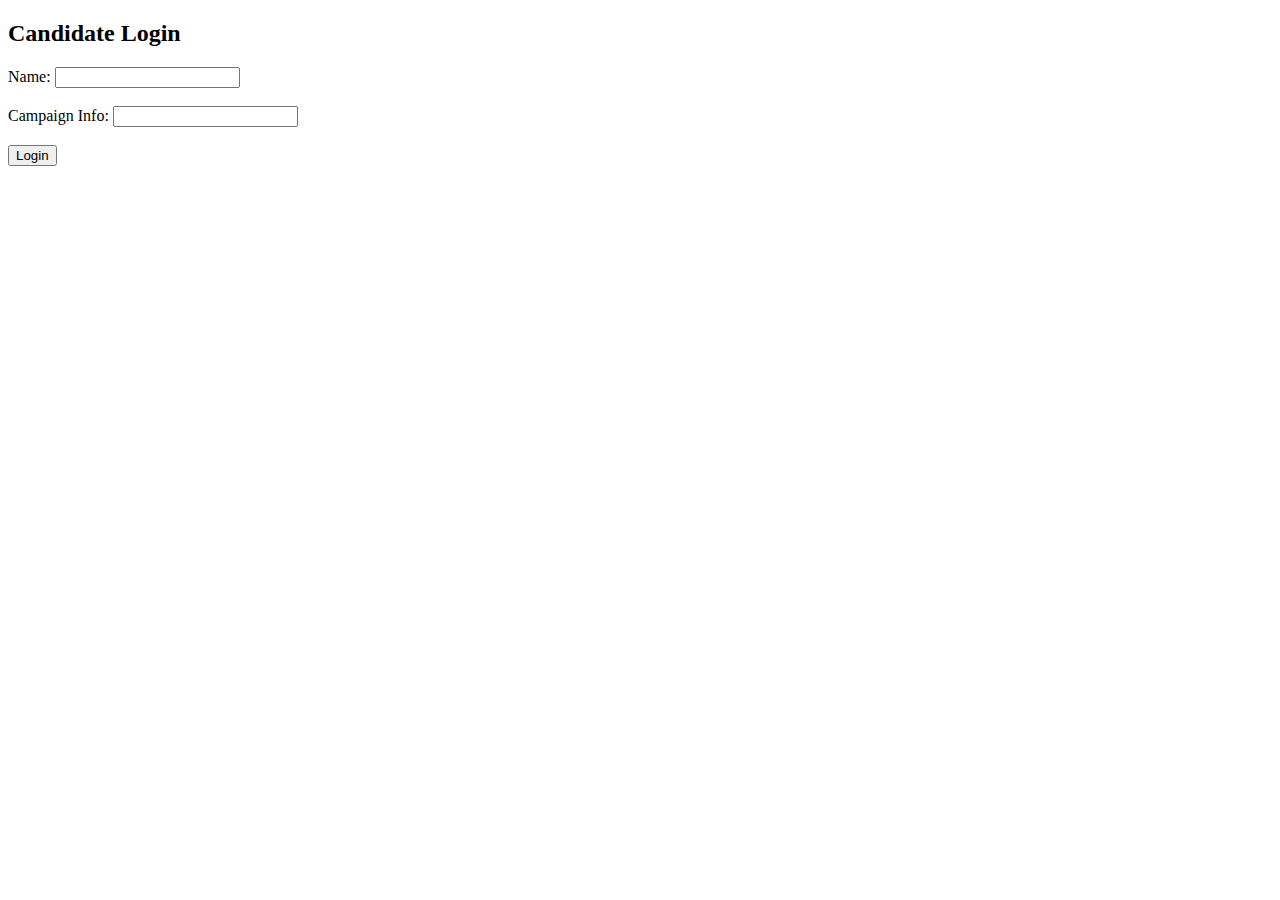
<file: frontend/candidates.html>
<!DOCTYPE html>
<html>
<head>
    <title>Candidate Login</title>
</head>
<body>
    <h2>Candidate Login</h2>
    <form id="loginForm">
        <label>Name:</label>
        <input type="text" id="name" required><br><br>
        <label>Campaign Info:</label>
        <input type="text" id="campaignInfo" required><br><br>
        <button type="submit">Login</button>
    </form>
    <p id="loginMsg"></p>
    <script>
        document.getElementById('loginForm').addEventListener('submit', function(e) {
            e.preventDefault();
            const name = document.getElementById('name').value;
            const campaignInfo = document.getElementById('campaignInfo').value;

            fetch('http://localhost:8080/candidates/login', {
                method: 'POST',
                headers: { 'Content-Type': 'application/json' },
                body: JSON.stringify({ name, campaignInfo })
            })
            .then(response => response.text())
            .then(msg => {
                document.getElementById('loginMsg').textContent = msg;
                if (msg === "Login successful") {
                    window.location.href = "candidate-dashboard.html";
                }
            });
        });
    </script>
</body>
</html>
</file>
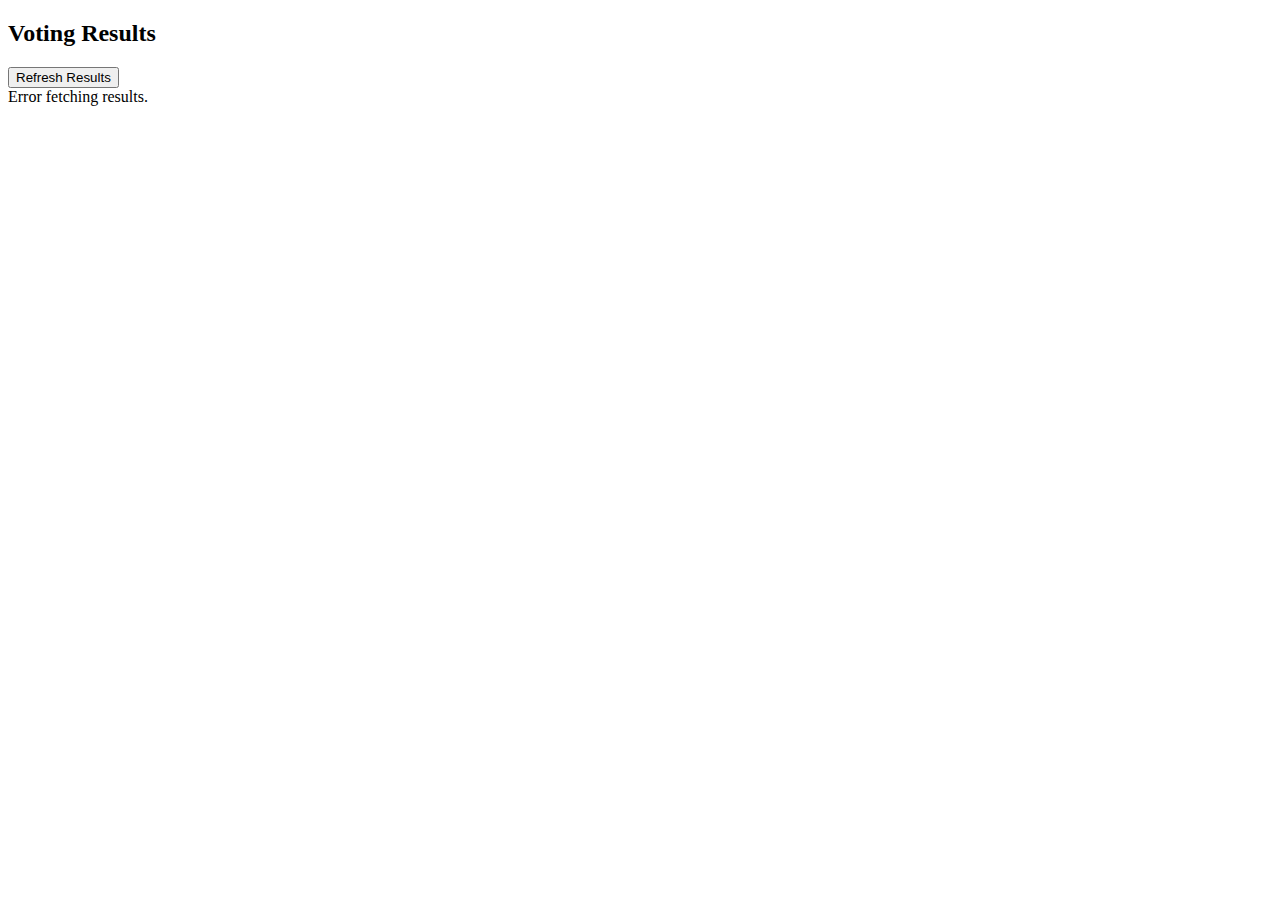
<file: frontend/results.html>
<!DOCTYPE html>
<html>
<head>
    <title>Voting Results</title>
</head>
<body>
    <h2>Voting Results</h2>
    <button id="refreshBtn">Refresh Results</button>
    <div id="results"></div>

    <script>
        async function fetchResults() {
            try {
                const response = await fetch('http://localhost:8080/votes/results');
                const results = await response.json();

                let html = '<ul>';
                results.forEach(r => {
                    html += `<li>${r.candidateName}: ${r.voteCount} votes</li>`;
                });
                html += '</ul>';

                document.getElementById('results').innerHTML = html;
            } catch {
                document.getElementById('results').textContent = 'Error fetching results.';
            }
        }

        document.getElementById('refreshBtn').addEventListener('click', fetchResults);

        // Initial fetch on page load
        fetchResults();
    </script>
</body>
</html>
</file>
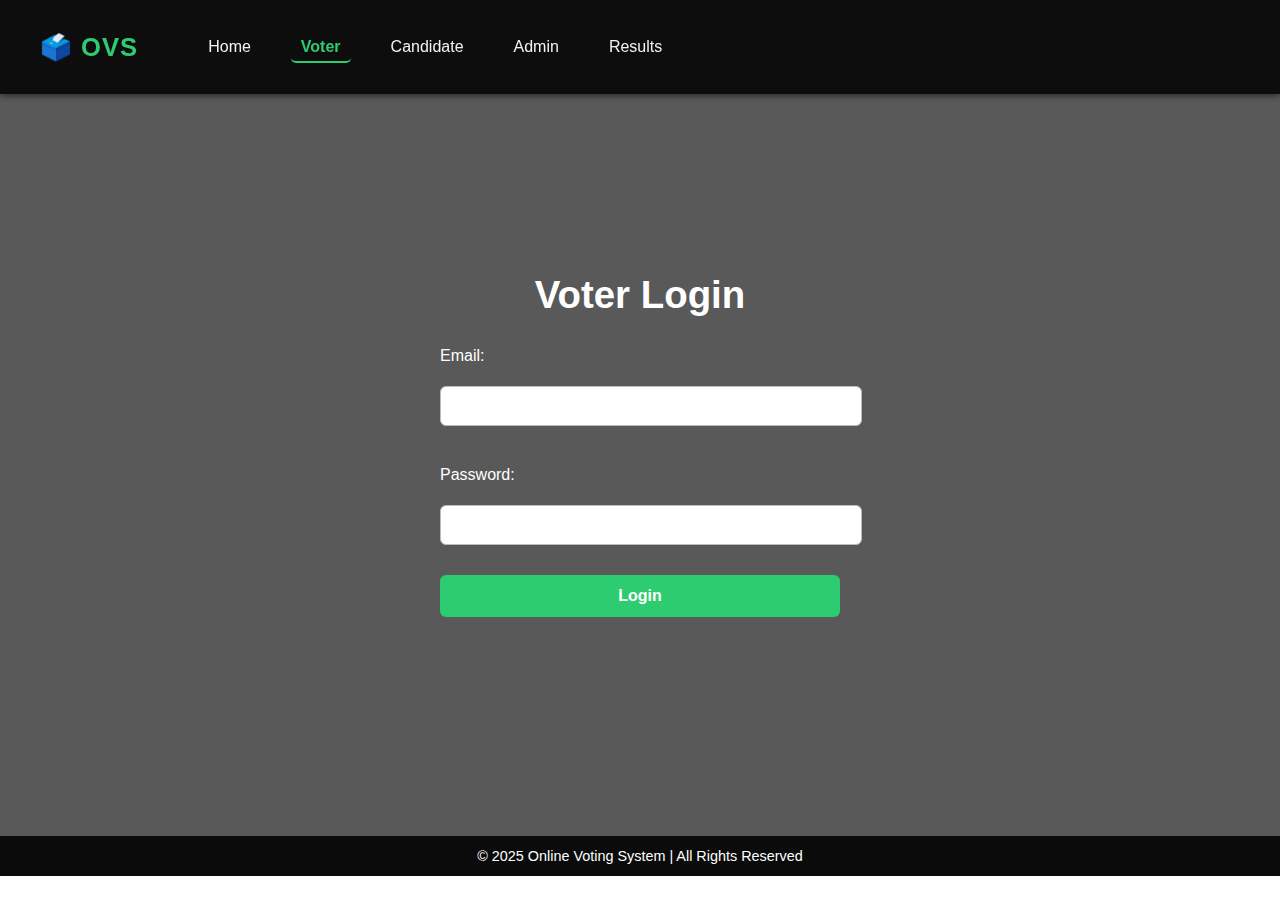
<file: frontend/vote.html>
<!DOCTYPE html>
<html lang="en">
<head>
    <meta charset="UTF-8">
    <meta name="viewport" content="width=device-width, initial-scale=1.0">
    <title>Cast Your Vote | OVS</title>
    <link rel="stylesheet" href="style.css">
    <link rel="stylesheet" href="form.css">
</head>
<body>
    <!-- Navbar -->
    <nav>
        <div class="logo">🗳️ OVS</div>
        <div class="hamburger">
            <span></span>
            <span></span>
            <span></span>
        </div>
        <ul>
            <li><a href="index.html">Home</a></li>
            <li><a href="voter-login.html">Voter</a></li>
            <li><a href="candidate-login.html">Candidate</a></li>
            <li><a href="admin-login.html">Admin</a></li>
            <li><a href="results.html">Results</a></li>
        </ul>
    </nav>

    <!-- Overlay + Page Content -->
    <div class="overlay">
        <h2>Cast Your Vote</h2>
        <p id="welcomeMsg" style="color: #32B8C6; margin-bottom: 10px;"></p>
        <form id="voteForm">
            <label for="candidate">Select Candidate:</label>
            <select id="candidate" required>
                <option value="">Loading candidates…</option>
            </select>
            <button type="submit">Submit Vote</button>
        </form>
        <p id="message"></p>
    </div>

    <!-- Footer -->
    <footer>
        © 2025 Online Voting System | All Rights Reserved
    </footer>

    <!-- Script -->
    <script>
        // Check if voter is logged in
        window.onload = function() {
            let voterName = localStorage.getItem('voterName');
            let voterId = localStorage.getItem('voterId');
            
            if (!voterId) {
                alert('Please login first!');
                window.location.href = 'voter-login.html';
                return;
            }
            
            // Display welcome message
            if (voterName) {
                document.getElementById('welcomeMsg').textContent = `Welcome, ${voterName}!`;
            }
            
            fetchCandidates();
        };

        // Load candidates on page load
        function fetchCandidates() {
            fetch('http://127.0.0.1:8080/api/candidates')
                .then(response => response.json())
                .then(data => {
                    let select = document.getElementById('candidate');
                    select.innerHTML = '<option value="">Select a candidate</option>'; // Clear placeholder
                    
                    // Filter only approved candidates
                    let approvedCandidates = data.filter(c => c.approved === true);
                    
                    if (approvedCandidates.length === 0) {
                        select.innerHTML = '<option value="">No candidates available</option>';
                        return;
                    }
                    
                    approvedCandidates.forEach(c => {
                        var option = document.createElement('option');
                        option.value = c.candidateId;
                        option.textContent = c.name;
                        select.appendChild(option);
                    });
                })
                .catch(() => {
                    document.getElementById('candidate').innerHTML = "<option value=''>Failed to load candidates</option>";
                });
        }

        // Submit vote
        document.getElementById('voteForm').addEventListener('submit', function (e) {
            e.preventDefault();
            
            let candidateId = parseInt(document.getElementById('candidate').value, 10);
            let electionId = 1; // Use your actual electionId
            let voterId = parseInt(localStorage.getItem('voterId'), 10);

            if (!candidateId) {
                document.getElementById('message').textContent = "Please select a candidate.";
                document.getElementById('message').style.color = "red";
                return;
            }

            if (!voterId) {
                document.getElementById('message').textContent = "Session expired. Please login again.";
                document.getElementById('message').style.color = "red";
                setTimeout(() => window.location.href = 'voter-login.html', 2000);
                return;
            }

            // ✅ Send voterId, candidateId, and electionId
            fetch('http://127.0.0.1:8080/api/votes/cast', {
                method: 'POST',
                headers: {
                    'Content-Type': 'application/json'
                },
                body: JSON.stringify({ 
                    voterId: voterId,
                    candidateId: candidateId, 
                    electionId: electionId 
                })
            })
            .then(response => response.text())
            .then(data => {
                document.getElementById('message').innerText = data;
                
                if (data.includes('successfully')) {
                    document.getElementById('message').style.color = "green";
                    
                    // Clear localStorage and redirect after 3 seconds
                    setTimeout(() => {
                        localStorage.removeItem('voterId');
                        localStorage.removeItem('voterName');
                        alert('Thank you for voting! You will be redirected to home page.');
                        window.location.href = 'index.html';
                    }, 3000);
                } else {
                    document.getElementById('message').style.color = "red";
                }
            })
            .catch(err => {
                document.getElementById('message').innerText = "Error: " + err;
                document.getElementById('message').style.color = "red";
            });
        });
    </script>
    <script src="navbar.js"></script>
</body>
</html>
</file>
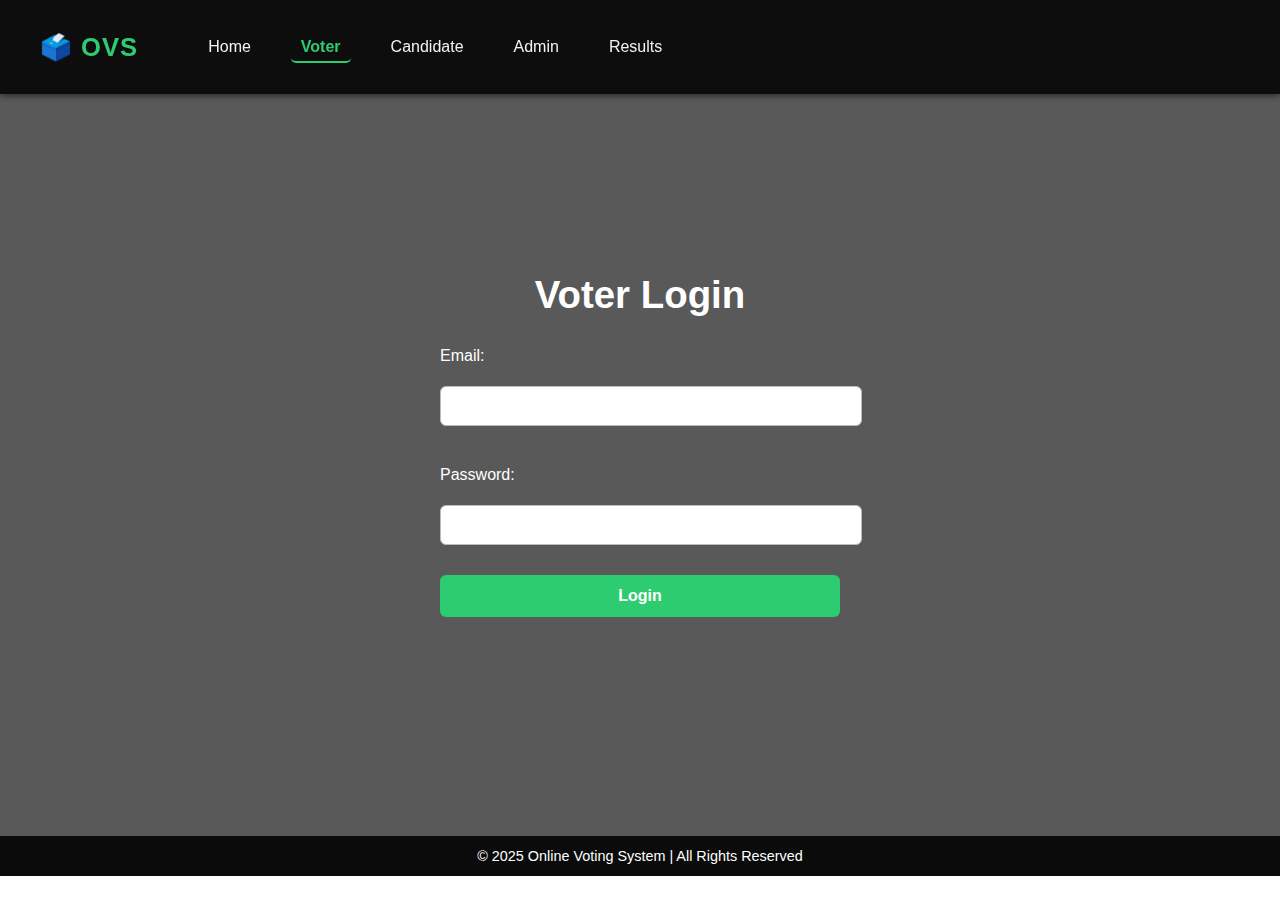
<file: frontend/voter-login.html>
<!DOCTYPE html>
<html lang="en">
<head>
    <meta charset="UTF-8">
    <meta name="viewport" content="width=device-width, initial-scale=1.0">
    <title>Voter Login | OVS</title>
    <link rel="stylesheet" href="style.css">
    <link rel="stylesheet" href="form.css">
</head>
<body>
    <!-- Navbar -->
    <nav>
        <div class="logo">🗳️ OVS</div>
        <div class="hamburger">
            <span></span>
            <span></span>
            <span></span>
        </div>
        <ul>
            <li><a href="index.html">Home</a></li>
            <li><a href="voter-login.html" class="active">Voter</a></li>
            <li><a href="candidate-login.html">Candidate</a></li>
            <li><a href="admin-login.html">Admin</a></li>
            <li><a href="results.html">Results</a></li>
        </ul>
    </nav>

    <!-- Overlay + Page Content -->
    <div class="overlay">
        <h2>Voter Login</h2>
        <form id="loginForm">
            <label for="email">Email:</label>
            <input type="email" id="email" required>
            <label for="password">Password:</label>
            <input type="password" id="password" required>
            <button type="submit">Login</button>
        </form>
        <p id="loginMsg"></p>
    </div>

    <!-- Footer -->
    <footer>
        © 2025 Online Voting System | All Rights Reserved
    </footer>

    <script>
        document.getElementById('loginForm').addEventListener('submit', function(e) {
            e.preventDefault();

            const email = document.getElementById('email').value;
            const password = document.getElementById('password').value;

            fetch('http://127.0.0.1:8080/api/voters/login', {
                method: 'POST',
                headers: { 'Content-Type': 'application/json' },
                body: JSON.stringify({ email, password })
            })
            .then(response => {
                if (response.ok) {
                    return response.json();  // ✅ Expect JSON response
                } else {
                    return response.text().then(text => {
                        throw new Error(text);
                    });
                }
            })
            .then(data => {
                // ✅ Save voterId and name in localStorage
                localStorage.setItem('voterId', data.voterId);
                localStorage.setItem('voterName', data.name);
                
                document.getElementById('loginMsg').textContent = "Login successful! Redirecting...";
                document.getElementById('loginMsg').style.color = "green";
                
                // Redirect to vote page after 1 second
                setTimeout(() => {
                    window.location.href = "vote.html";
                }, 1000);
            })
            .catch(err => {
                document.getElementById('loginMsg').textContent = "Error: " + err.message;
                document.getElementById('loginMsg').style.color = "red";
            });
        });
    </script>
    <script src="navbar.js"></script>
</body>
</html>
</file>
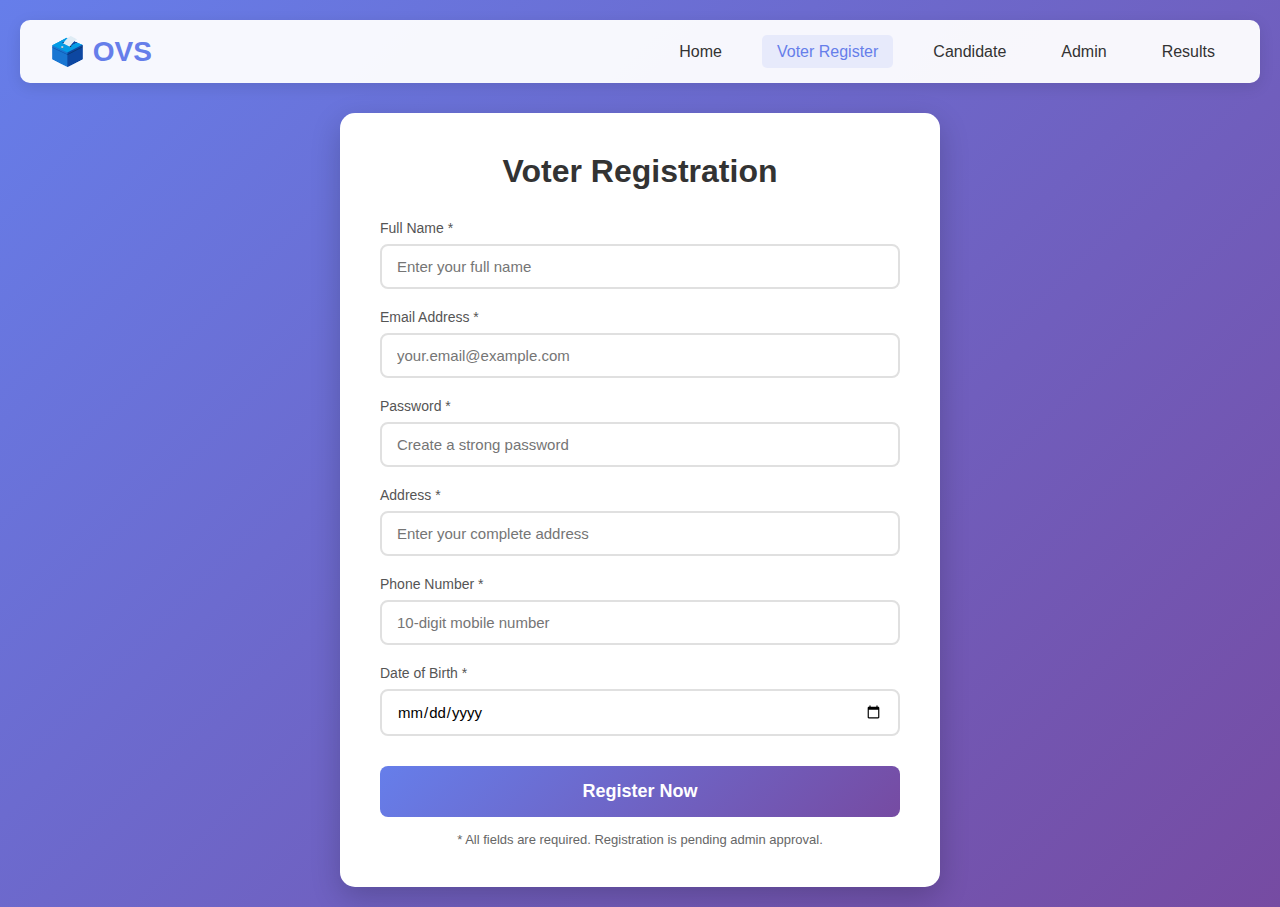
<file: frontend/voter-register.html>
<!DOCTYPE html>
<html lang="en">
<head>
    <meta charset="UTF-8">
    <meta name="viewport" content="width=device-width, initial-scale=1.0">
    <title>Voter Registration | OVS</title>
    <style>
        * {
            margin: 0;
            padding: 0;
            box-sizing: border-box;
        }

        body {
            font-family: 'Segoe UI', Tahoma, Geneva, Verdana, sans-serif;
            background: linear-gradient(135deg, #667eea 0%, #764ba2 100%);
            min-height: 100vh;
            padding: 20px;
        }

        /* Navbar */
        nav {
            background: rgba(255, 255, 255, 0.95);
            padding: 15px 30px;
            border-radius: 10px;
            box-shadow: 0 4px 15px rgba(0, 0, 0, 0.1);
            display: flex;
            justify-content: space-between;
            align-items: center;
            margin-bottom: 30px;
        }

        .logo {
            font-size: 28px;
            font-weight: bold;
            color: #667eea;
            display: flex;
            align-items: center;
            gap: 10px;
        }

        nav ul {
            list-style: none;
            display: flex;
            gap: 25px;
        }

        nav ul li a {
            text-decoration: none;
            color: #333;
            font-weight: 500;
            transition: color 0.3s;
            padding: 8px 15px;
            border-radius: 5px;
        }

        nav ul li a:hover,
        nav ul li a.active {
            color: #667eea;
            background: rgba(102, 126, 234, 0.1);
        }

        /* Form Container */
        .form-container {
            max-width: 600px;
            margin: 0 auto;
            background: white;
            padding: 40px;
            border-radius: 15px;
            box-shadow: 0 10px 30px rgba(0, 0, 0, 0.2);
        }

        h2 {
            text-align: center;
            color: #333;
            margin-bottom: 30px;
            font-size: 32px;
            font-weight: 600;
        }

        .form-group {
            margin-bottom: 20px;
        }

        label {
            display: block;
            margin-bottom: 8px;
            color: #555;
            font-weight: 500;
            font-size: 14px;
        }

        input[type="text"],
        input[type="email"],
        input[type="password"],
        input[type="tel"],
        input[type="date"] {
            width: 100%;
            padding: 12px 15px;
            border: 2px solid #e0e0e0;
            border-radius: 8px;
            font-size: 15px;
            transition: all 0.3s;
            font-family: inherit;
        }

        input:focus {
            outline: none;
            border-color: #667eea;
            box-shadow: 0 0 0 3px rgba(102, 126, 234, 0.1);
        }

        button[type="submit"] {
            width: 100%;
            padding: 15px;
            background: linear-gradient(135deg, #667eea 0%, #764ba2 100%);
            color: white;
            border: none;
            border-radius: 8px;
            font-size: 18px;
            font-weight: 600;
            cursor: pointer;
            transition: transform 0.3s, box-shadow 0.3s;
            margin-top: 10px;
        }

        button[type="submit"]:hover {
            transform: translateY(-2px);
            box-shadow: 0 8px 20px rgba(102, 126, 234, 0.4);
        }

        button[type="submit"]:active {
            transform: translateY(0);
        }

        #message {
            margin-top: 20px;
            padding: 15px;
            border-radius: 8px;
            text-align: center;
            font-weight: 500;
            display: none;
        }

        #message.success {
            background: #d4edda;
            color: #155724;
            border: 1px solid #c3e6cb;
            display: block;
        }

        #message.error {
            background: #f8d7da;
            color: #721c24;
            border: 1px solid #f5c6cb;
            display: block;
        }

        .note {
            text-align: center;
            margin-top: 15px;
            color: #666;
            font-size: 13px;
        }

        @media (max-width: 768px) {
            .form-container {
                padding: 25px;
            }

            nav ul {
                flex-wrap: wrap;
                gap: 10px;
            }

            nav ul li a {
                font-size: 13px;
                padding: 6px 10px;
            }
        }
    </style>
</head>
<body>
    <!-- Navbar -->
    <nav>
        <div class="logo">🗳️ OVS</div>
        <ul>
            <li><a href="index.html">Home</a></li>
            <li><a href="voter-register.html" class="active">Voter Register</a></li>
            <li><a href="candidate-register.html">Candidate</a></li>
            <li><a href="admin-login.html">Admin</a></li>
            <li><a href="results.html">Results</a></li>
        </ul>
    </nav>

    <!-- Registration Form -->
    <div class="form-container">
        <h2>Voter Registration</h2>
        <form id="registerForm">
            <!-- ❌ REMOVED: Voter ID field (database auto-generates it) -->

            <div class="form-group">
                <label for="name">Full Name *</label>
                <input type="text" id="name" placeholder="Enter your full name" required>
            </div>

            <div class="form-group">
                <label for="email">Email Address *</label>
                <input type="email" id="email" placeholder="your.email@example.com" required>
            </div>

            <div class="form-group">
                <label for="password">Password *</label>
                <input type="password" id="password" placeholder="Create a strong password" required>
            </div>

            <div class="form-group">
                <label for="address">Address *</label>
                <input type="text" id="address" placeholder="Enter your complete address" required>
            </div>

            <div class="form-group">
                <label for="phone">Phone Number *</label>
                <input type="tel" id="phone" placeholder="10-digit mobile number" pattern="[0-9]{10}" required>
            </div>

            <div class="form-group">
                <label for="dob">Date of Birth *</label>
                <input type="date" id="dob" required>
            </div>

            <button type="submit">Register Now</button>
        </form>

        <p id="message"></p>
        <p class="note">* All fields are required. Registration is pending admin approval.</p>
    </div>

    <script>
        const form = document.getElementById('registerForm');
        const message = document.getElementById('message');

        form.addEventListener('submit', async function(e) {
            e.preventDefault();

            // ✅ NO voterId field - database will auto-generate it!
            const voterData = {
                name: document.getElementById('name').value,
                email: document.getElementById('email').value,
                password: document.getElementById('password').value,
                address: document.getElementById('address').value,
                phone: document.getElementById('phone').value,
                dateOfBirth: document.getElementById('dob').value
                // ❌ NO voterId here!
            };

            try {
                const response = await fetch('http://localhost:8080/api/voters/register', {
                    method: 'POST',
                    headers: {
                        'Content-Type': 'application/json'
                    },
                    body: JSON.stringify(voterData)
                });

                const result = await response.text();
                
                if (response.ok) {
                    message.className = 'success';
                    message.textContent = '✅ ' + result;
                    form.reset();
                    
                    // Auto hide after 5 seconds
                    setTimeout(() => {
                        message.style.display = 'none';
                    }, 5000);
                } else {
                    message.className = 'error';
                    message.textContent = '❌ ' + result;
                }
            } catch (error) {
                console.error('Error:', error);
                message.className = 'error';
                message.textContent = '❌ Error connecting to server! Please check if backend is running.';
            }
        });

        // Set max date to today (must be 18+ years old)
        const today = new Date();
        const maxDate = new Date(today.getFullYear() - 18, today.getMonth(), today.getDate());
        document.getElementById('dob').max = maxDate.toISOString().split('T')[0];
    </script>
</body>
</html>
</file>
<file: frontend/style.css>
/* style.css - shared across all pages */
html, body {
    height: 100%;
    margin: 0;
    padding: 0;
}

body {
    font-family: 'Segoe UI', Tahoma, Geneva, Verdana, sans-serif;
    color: white;
    background: url('https://www.unpri.org/asset/9268/viewImage/2022PRIboardelectionsbanner.png') no-repeat center center fixed;
    background-size: cover;
    text-align: center;
}

/* Navbar */
nav {
    position: fixed;
    top: 0; left: 0; right: 0;
    height: 64px;
    background: rgba(0, 0, 0, 0.85);
    padding: 15px 40px;
    display: flex;
    justify-content: flex-start;
    align-items: center;
    gap: 60px;
    z-index: 1000;
    box-shadow: 0 2px 6px rgba(0,0,0,0.5);
}
nav .logo {
    font-size: 1.6rem;
    font-weight: bold;
    color: #2ecc71;
    letter-spacing: 1px;
}
nav ul {
    list-style: none;
    display: flex;
    gap: 30px;
    margin: 0;
    padding: 0;
}
nav ul li {
    display: inline-block;
}
nav ul li a {
    color: #f1f1f1;
    text-decoration: none;
    font-size: 1rem;
    font-weight: 500;
    transition: color 0.3s, border-bottom 0.3s;
    padding: 6px 10px;
    border-radius: 5px;
}
nav ul li a:hover {
    color: #2ecc71;
    background: rgba(255,255,255,0.1);
}
nav ul li a.active {
    color: #2ecc71;
    font-weight: bold;
    border-bottom: 2px solid #2ecc71;
}

/* Overlay (main content area) */
/* Overlay (main content area) */
.overlay {
    background: rgba(0, 0, 0, 0.65);
    min-height: calc(100vh - 64px); /* subtract navbar height only */
    display: flex;
    flex-direction: column;
    align-items: center;
    justify-content: center;
    padding: calc(20px + 64px) 20px 20px;
    box-sizing: border-box;
}

/* Headings */
h1, h2 {
    margin-bottom: 20px;
    text-align: center;
    font-size: clamp(1.8rem, 3vw, 3rem);
}
p {
    font-size: 1.2rem;
    margin-bottom: 30px;
}

/* Buttons */
.btn-container {
    display: flex;
    flex-direction: column;
    gap: 15px;
    width: 280px;
    max-width: 90%;
}


.btn, button {
    padding: 14px;
    font-size: 18px;
    font-weight: bold;
    border: none;
    border-radius: 10px;
    background: linear-gradient(45deg, #3498db, #2ecc71);
    color: white;
    cursor: pointer;
    transition: transform 0.2s, box-shadow 0.2s;
    width: 100%;
}
.btn:hover, button:hover {
    transform: translateY(-3px);
    box-shadow: 0px 6px 12px rgba(0,0,0,0.3);
}

/* Hamburger menu */
.hamburger {
    display: none;
    flex-direction: column;
    gap: 5px;
    cursor: pointer;
    position: absolute;
    top: 18px;
    right: 40px;
    z-index: 1100;
}
.hamburger span {
    width: 28px;
    height: 3px;
    background: white;
    border-radius: 5px;
    transition: all 0.3s;
}

/* Footer (fixed at bottom) */
footer {
    text-align: center;
    color: white;
    background: #0b0b0b; /* solid background */
    font-size: 0.9rem;
    padding: 12px 0;
    width: 100%;
}


/* ---------------- RESPONSIVENESS ---------------- */
@media (max-width: 768px) {
    nav {
        padding: 10px 20px;
        justify-content: space-between;
    }

    nav ul {
        display: none;
        flex-direction: column;
        background: rgba(0, 0, 0, 0.9);
        position: absolute;
        top: 64px; /* below navbar */
        right: 0;
        width: 200px;
        padding: 15px;
        border-radius: 8px;
    }

    nav ul.show {
        display: flex;
    }

    .hamburger {
        display: flex;
    }

    /* Animate hamburger into X */
    .hamburger.active span:nth-child(1) {
        transform: rotate(45deg) translate(5px, 5px);
    }
    .hamburger.active span:nth-child(2) {
        opacity: 0;
    }
    .hamburger.active span:nth-child(3) {
        transform: rotate(-45deg) translate(5px, -5px);
    }

    .btn-container {
        width: 90%;
    }
    .btn {
        font-size: 16px;
        padding: 12px;
    }
}
</file>
<file: frontend/form.css>
/*  Center form container */

.form-container {
    max-width: 400px;
    margin: 120px auto; /* push below navbar */
    padding: 25px;
    background: rgba(255, 255, 255, 0.95);
    border-radius: 12px;
    box-shadow: 0 4px 12px rgba(0,0,0,0.2);
    text-align: center;
}

/* Headings */
.form-container h2 {
    margin-bottom: 20px;
    color: #2c3e50;
}

/* Labels */
form label {
    display: block;
    margin: 10px 0 6px;
    font-weight: 500;
    text-align: left;
}

/* Inputs */
form input {
    width: 100%;
    padding: 10px;
    border: 1px solid #bbb;
    border-radius: 6px;
    margin-bottom: 15px;
    font-size: 1rem;
}

/* Button */
form button {
    width: 100%;
    padding: 12px;
    background: #2ecc71;
    color: #fff;
    border: none;
    border-radius: 6px;
    font-size: 1rem;
    cursor: pointer;
    transition: background 0.3s;
}

form button:hover {
    background: #27ae60;
}



/* Messages */
#loginMsg {
    margin-top: 12px;
    font-weight: bold;
    color: #333;
}

form {
    width: 90%;       /* fits mobile screen */
    max-width: 400px; /* keeps it nice on large screens */
    margin: 0 auto;   /* center align */
    display: flex;
    flex-direction: column;
    gap: 15px;
}

input, select, button {
    width: 100%;     /* full width on mobile */
    padding: 12px;
    font-size: 1rem;
    border-radius: 8px;
    border: 1px solid #ccc;
}

/* Responsive form adjustments */
@media (max-width: 768px) {
    form {
        width: 100%;
        max-width: 350px;
        padding: 15px;
    }

    input, select, textarea {
        width: 100%;
        max-width: 100%;
        font-size: 0.95rem;
        padding: 10px;
    }

    button {
        width: 100%;
        max-width: 200px;
        font-size: 0.95rem;
    }
}

@media (max-width: 480px) {
    form {
        max-width: 300px;
        padding: 10px;
    }

    input, select, textarea, button {
        font-size: 0.9rem;
        padding: 8px;
    }
}
*/
</file>
